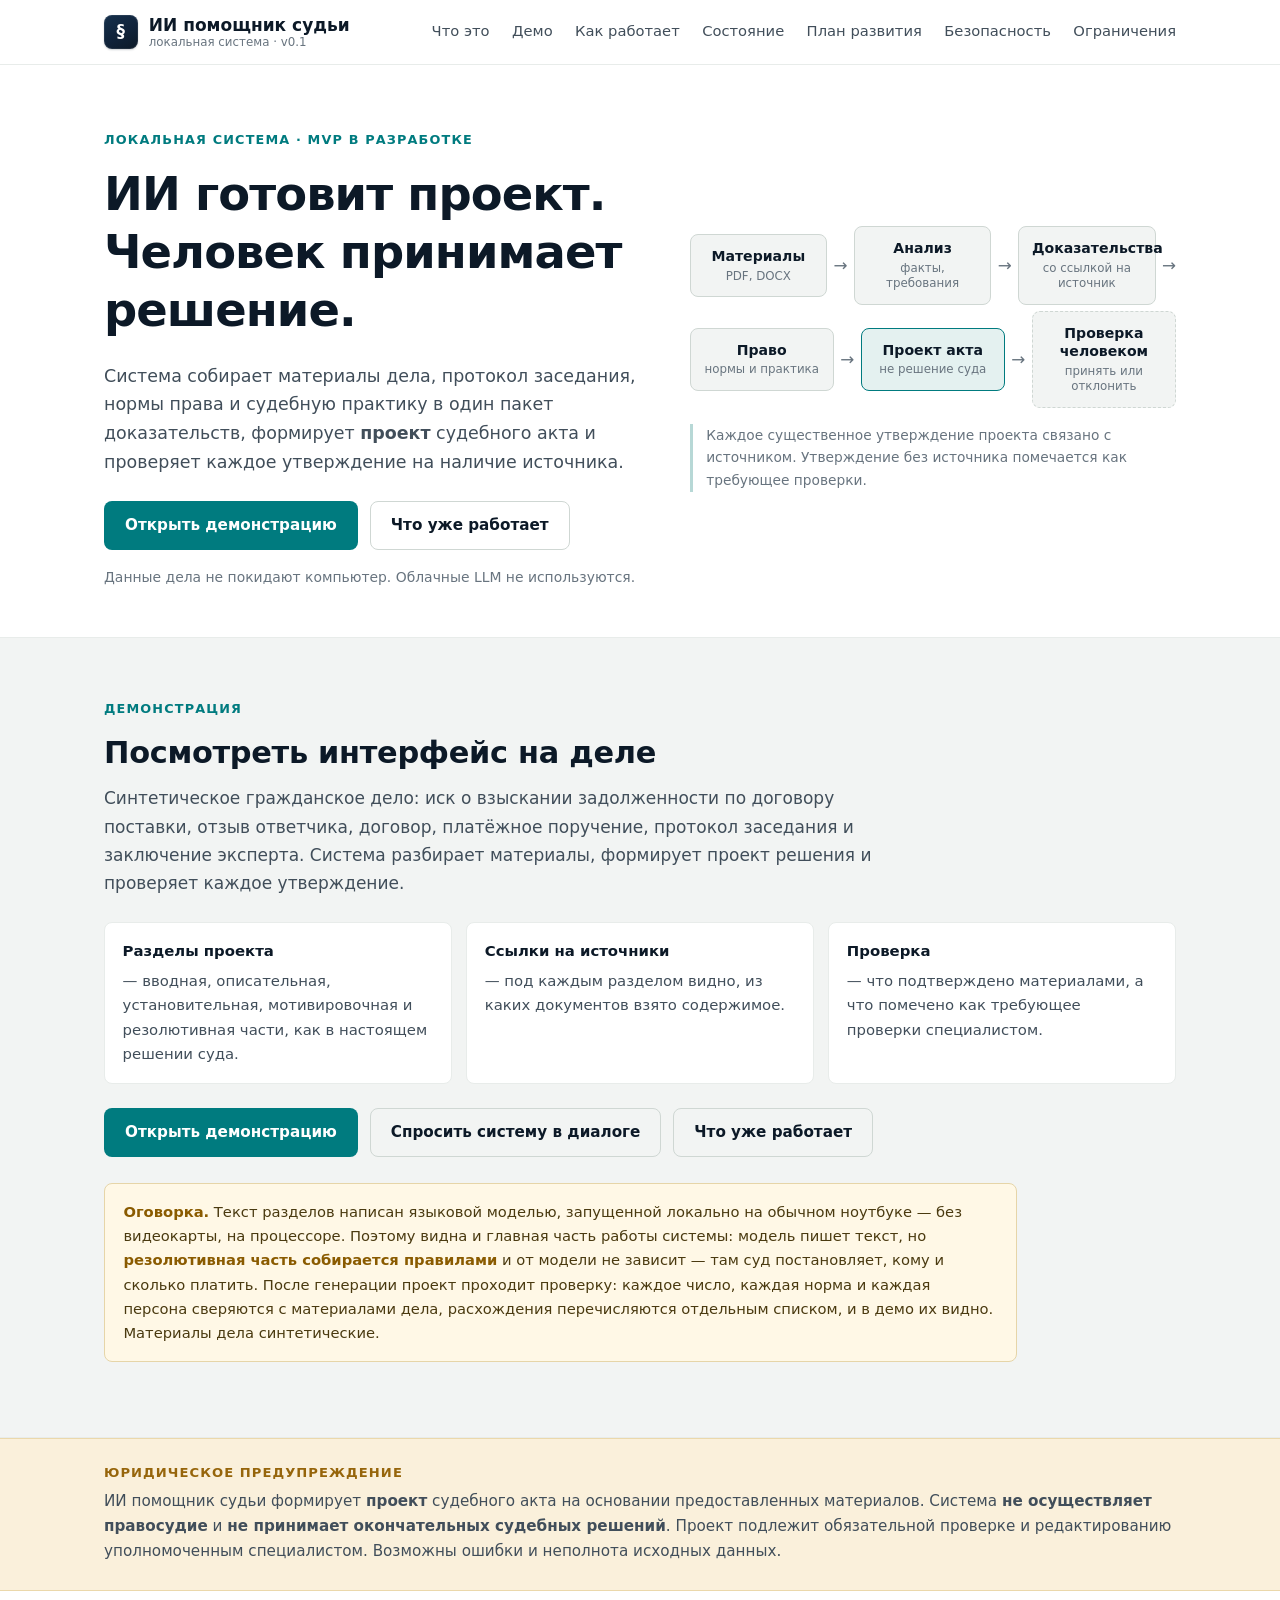
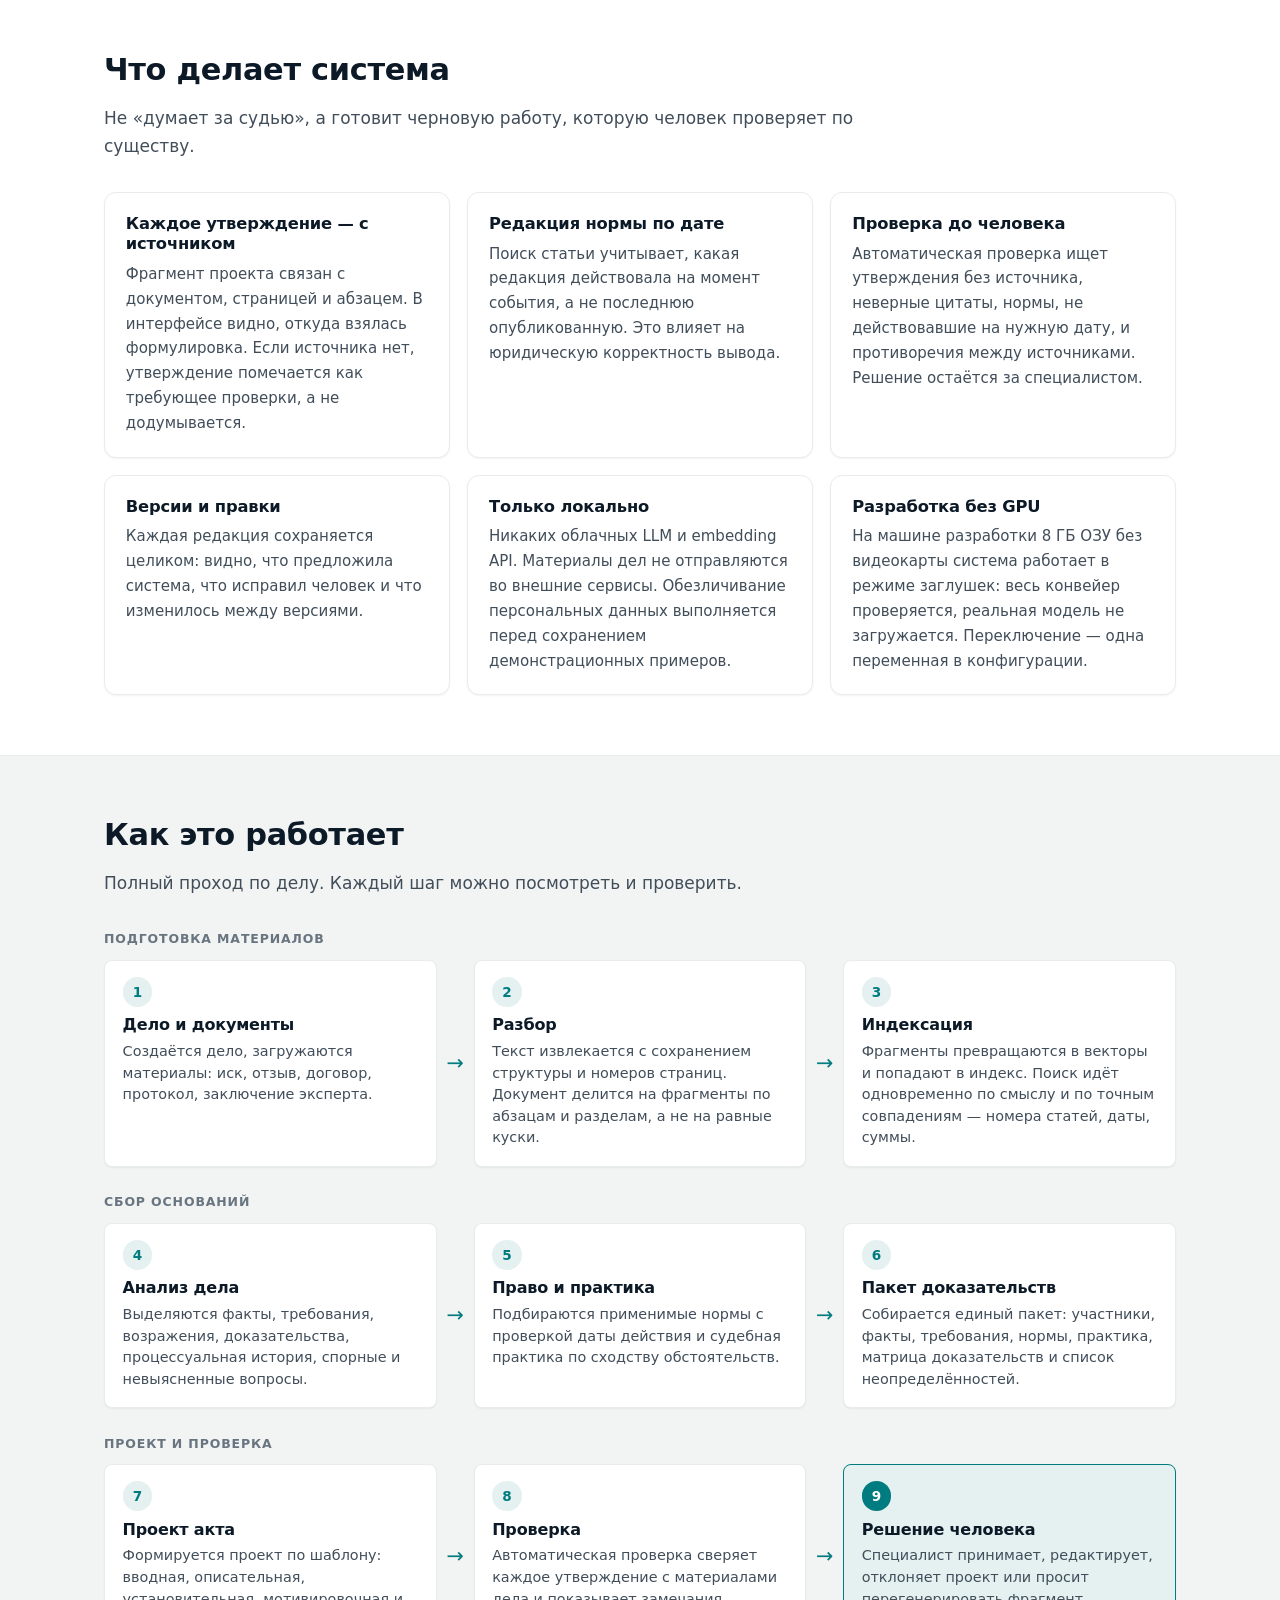
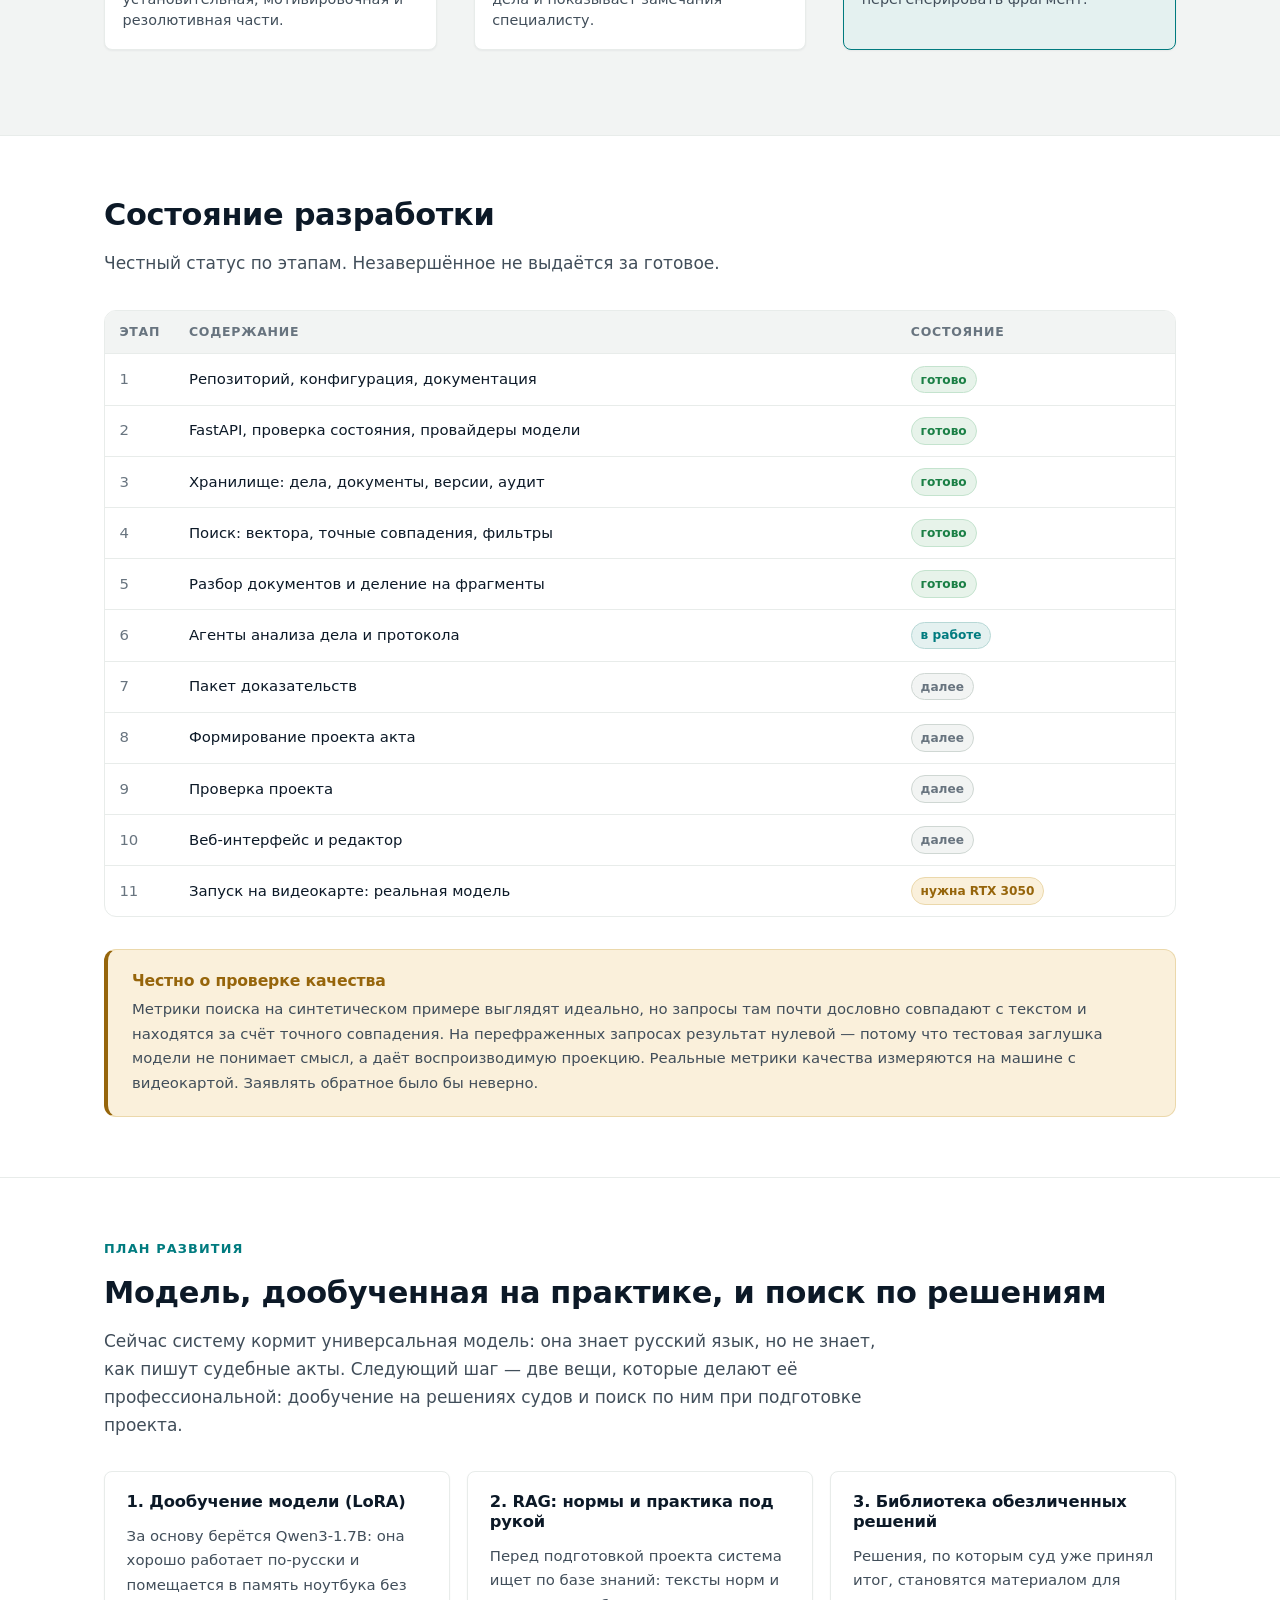
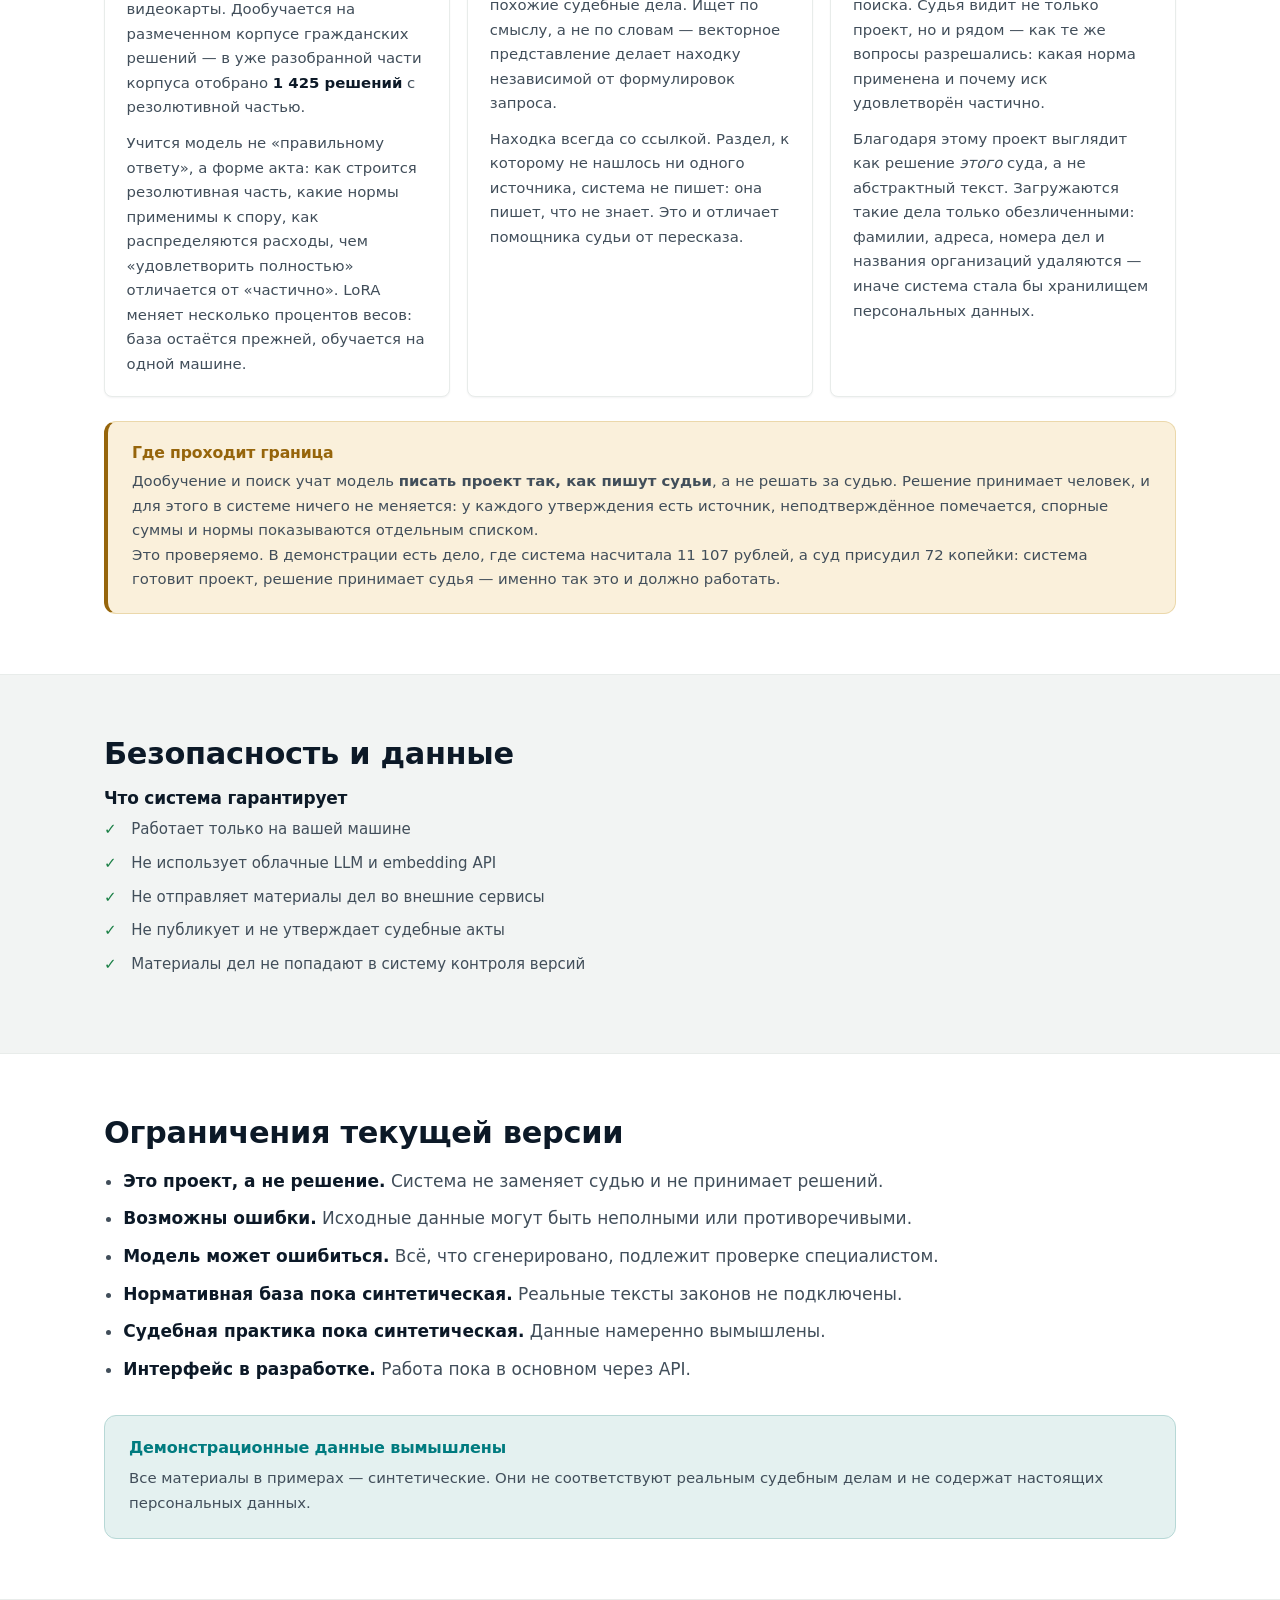
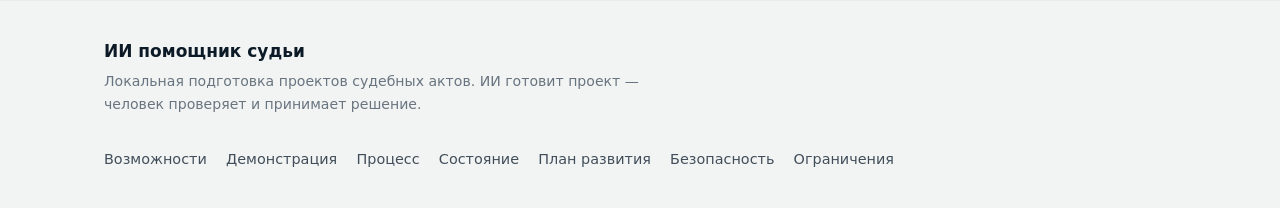
<file: site/index.html>
<!DOCTYPE html>
<html lang="ru">
<head>
<meta charset="utf-8">
<meta name="viewport" content="width=device-width, initial-scale=1">
<title>ИИ помощник судьи</title>
<meta name="description" content="Локальная подготовка проектов судебных актов по материалам дела. ИИ готовит проект — человек проверяет и принимает решение.">
<meta property="og:title" content="ИИ помощник судьи">
<meta property="og:description" content="Подготовка проектов судебных актов с обязательной проверкой человеком. Данные не покидают машину.">
<meta property="og:type" content="website">
<link rel="stylesheet" href="assets/styles.css">
<link rel="icon" href="data:image/svg+xml,<svg xmlns='http://www.w3.org/2000/svg' viewBox='0 0 100 100'><text y='.9em' font-size='90'>&#9878;</text></svg>">
</head>
<body>

<a class="skip-link" href="#main">К основному содержанию</a>

<header class="topbar">
  <div class="wrap topbar-inner">
    <a class="brand" href="#top">
      <span class="brand-mark" aria-hidden="true">§</span>
      <span class="brand-text">
        <strong>ИИ помощник судьи</strong>
        <small>локальная система · v0.1</small>
      </span>
    </a>
    <nav aria-label="Основная навигация">
      <a href="#what">Что это</a>
<a href="#demo">Демо</a>
      <a href="#how">Как работает</a>
      <a href="#status">Состояние</a>
      <a href="#next">План развития</a>
      <a href="#security">Безопасность</a>
      <a href="#limits">Ограничения</a>
    </nav>
  </div>
</header>

<main id="main">

<!-- ── Hero ─────────────────────────────────────────────────────────── -->
<section class="hero" id="top">
  <div class="wrap hero-inner">
    <div class="hero-text">
      <p class="eyebrow">Локальная система · MVP в разработке</p>
      <h1>ИИ готовит проект.<br>Человек принимает решение.</h1>
      <p class="lede">
        Система собирает материалы дела, протокол заседания, нормы права и
        судебную практику в один пакет доказательств, формирует
        <strong>проект</strong> судебного акта и проверяет каждое утверждение
        на наличие источника.
      </p>
      <div class="hero-actions">
        <a class="btn btn-primary" href="demo/">Открыть демонстрацию</a>
        <a class="btn btn-ghost" href="#status">Что уже работает</a>
      </div>
      <p class="hero-note">
        Данные дела не покидают компьютер. Облачные LLM не используются.
      </p>
    </div>

    <figure class="hero-figure" aria-label="Схема работы системы">
      <div class="pipeline" role="img" aria-label="Материалы дела → анализ → доказательства → нормы → практика → проект акта → проверка → человек">
        <div class="pipe-step">Материалы<br><small>PDF, DOCX</small></div>
        <div class="pipe-arrow" aria-hidden="true">→</div>
        <div class="pipe-step">Анализ<br><small>факты, требования</small></div>
        <div class="pipe-arrow" aria-hidden="true">→</div>
        <div class="pipe-step">Доказательства<br><small>со ссылкой на источник</small></div>
        <div class="pipe-arrow" aria-hidden="true">→</div>
        <div class="pipe-step">Право<br><small>нормы и практика</small></div>
        <div class="pipe-arrow" aria-hidden="true">→</div>
        <div class="pipe-step pipe-step-accent">Проект акта<br><small>не решение суда</small></div>
        <div class="pipe-arrow" aria-hidden="true">→</div>
        <div class="pipe-step pipe-step-human">Проверка человеком<br><small>принять или отклонить</small></div>
      </div>
      <figcaption>
        Каждое существенное утверждение проекта связано с источником.
        Утверждение без источника помечается как требующее проверки.
      </figcaption>
    </figure>
  </div>
</section>

<!-- ── Демонстрация ───────────────────────────────────────────────────── -->
<!--
  Демо показывается прямо на сайте, а не «по запросу»: заказчик не
  ставит систему себе и не запускает её на своей машине. Страница
  отдаёт реальный выход демо-стенда на синтетическом деле — с
  проверкой, пометками и ссылками на источники.

  Честная оговорка обязательна: в демо модель не подключена, часть
  разделов — служебные заглушки. Без этой оговорки демо выглядело бы
  как готовый продукт, а потом на встрече выяснилось бы, что половина
  текста пустая. С оговоркой это сильнее: видно, что система сама
  говорит, когда не знает.
-->
<section class="section demo-block" id="demo">
  <div class="wrap">
    <p class="eyebrow">Демонстрация</p>
    <h2>Посмотреть интерфейс на деле</h2>
    <p class="demo-lede">
      Синтетическое гражданское дело: иск о взыскании задолженности по
      договору поставки, отзыв ответчика, договор, платёжное поручение,
      протокол заседания и заключение эксперта. Система разбирает
      материалы, формирует проект решения и проверяет каждое
      утверждение.
    </p>

    <ul class="demo-points">
      <li>
        <strong>Разделы проекта</strong> — вводная, описательная,
        установительная, мотивировочная и резолютивная части, как в
        настоящем решении суда.
      </li>
      <li>
        <strong>Ссылки на источники</strong> — под каждым разделом видно,
        из каких документов взято содержимое.
      </li>
      <li>
        <strong>Проверка</strong> — что подтверждено материалами, а что
        помечено как требующее проверки специалистом.
      </li>
    </ul>

    <div class="hero-actions">
      <a class="btn btn-primary" href="demo/">Открыть демонстрацию</a>
      <a class="btn btn-ghost" href="demo/chat.html">Спросить систему в диалоге</a>
      <a class="btn btn-ghost" href="#status">Что уже работает</a>
    </div>

    <p class="demo-caveat">
      <strong>Оговорка.</strong> Текст разделов написан языковой моделью,
      запущенной локально на обычном ноутбуке — без видеокарты, на
      процессоре. Поэтому видна и главная часть работы системы: модель
      пишет текст, но <strong>резолютивная часть собирается
      правилами</strong> и от модели не зависит — там суд постановляет,
      кому и сколько платить. После генерации проект проходит проверку:
      каждое число, каждая норма и каждая персона сверяются с
      материалами дела, расхождения перечисляются отдельным списком, и в
      демо их видно. Материалы дела синтетические.
    </p>
  </div>
</section>

<!-- ── Дисклеймер ───────────────────────────────────────────────────── -->
<aside class="disclaimer" role="note">
  <div class="wrap">
    <h2>Юридическое предупреждение</h2>
    <p>
      ИИ помощник судьи формирует <strong>проект</strong> судебного акта на основании
      предоставленных материалов. Система <strong>не осуществляет правосудие</strong> и
      <strong>не принимает окончательных судебных решений</strong>. Проект подлежит
      обязательной проверке и редактированию уполномоченным специалистом.
      Возможны ошибки и неполнота исходных данных.
    </p>
  </div>
</aside>

<!-- ── Что это ──────────────────────────────────────────────────────── -->
<section class="section" id="what">
  <div class="wrap">
    <h2>Что делает система</h2>
    <p class="section-lede">
      Не «думает за судью», а готовит черновую работу, которую человек
      проверяет по существу.
    </p>

    <div class="cards">
      <article class="card">
        <h3>Каждое утверждение — с источником</h3>
        <p>
          Фрагмент проекта связан с документом, страницей и абзацем. В интерфейсе
          видно, откуда взялась формулировка. Если источника нет, утверждение
          помечается как требующее проверки, а не додумывается.
        </p>
      </article>

      <article class="card">
        <h3>Редакция нормы по дате</h3>
        <p>
          Поиск статьи учитывает, какая редакция действовала на момент
          события, а не последнюю опубликованную. Это влияет на
          юридическую корректность вывода.
        </p>
      </article>

      <article class="card">
        <h3>Проверка до человека</h3>
        <p>
          Автоматическая проверка ищет утверждения без источника, неверные
          цитаты, нормы, не действовавшие на нужную дату, и противоречия
          между источниками. Решение остаётся за специалистом.
        </p>
      </article>

      <article class="card">
        <h3>Версии и правки</h3>
        <p>
          Каждая редакция сохраняется целиком: видно, что предложила
          система, что исправил человек и что изменилось между версиями.
        </p>
      </article>

      <article class="card">
        <h3>Только локально</h3>
        <p>
          Никаких облачных LLM и embedding API. Материалы дел не отправляются
          во внешние сервисы. Обезличивание персональных данных выполняется
          перед сохранением демонстрационных примеров.
        </p>
      </article>

      <article class="card">
        <h3>Разработка без GPU</h3>
        <p>
          На машине разработки 8 ГБ ОЗУ без видеокарты система работает в
          режиме заглушек: весь конвейер проверяется, реальная модель не
          загружается. Переключение — одна переменная в конфигурации.
        </p>
      </article>
    </div>
  </div>
</section>

<!-- ── Как работает ─────────────────────────────────────────────────── -->
<section class="section section-alt" id="how">
  <div class="wrap">
    <h2>Как это работает</h2>
    <p class="section-lede">
      Полный проход по делу. Каждый шаг можно посмотреть и проверить.
    </p>

    <div class="flow">

      <p class="flow-phase">Подготовка материалов</p>
      <ol class="flow-row">
        <li class="flow-step">
          <span class="flow-num">1</span>
          <h3>Дело и документы</h3>
          <p>Создаётся дело, загружаются материалы: иск, отзыв, договор, протокол, заключение эксперта.</p>
        </li>
        <li class="flow-arrow" aria-hidden="true">→</li>
        <li class="flow-step">
          <span class="flow-num">2</span>
          <h3>Разбор</h3>
          <p>Текст извлекается с сохранением структуры и номеров страниц. Документ делится на фрагменты по абзацам и разделам, а не на равные куски.</p>
        </li>
        <li class="flow-arrow" aria-hidden="true">→</li>
        <li class="flow-step">
          <span class="flow-num">3</span>
          <h3>Индексация</h3>
          <p>Фрагменты превращаются в векторы и попадают в индекс. Поиск идёт одновременно по смыслу и по точным совпадениям — номера статей, даты, суммы.</p>
        </li>
      </ol>

      <p class="flow-phase">Сбор оснований</p>
      <ol class="flow-row">
        <li class="flow-step">
          <span class="flow-num">4</span>
          <h3>Анализ дела</h3>
          <p>Выделяются факты, требования, возражения, доказательства, процессуальная история, спорные и невыясненные вопросы.</p>
        </li>
        <li class="flow-arrow" aria-hidden="true">→</li>
        <li class="flow-step">
          <span class="flow-num">5</span>
          <h3>Право и практика</h3>
          <p>Подбираются применимые нормы с проверкой даты действия и судебная практика по сходству обстоятельств.</p>
        </li>
        <li class="flow-arrow" aria-hidden="true">→</li>
        <li class="flow-step">
          <span class="flow-num">6</span>
          <h3>Пакет доказательств</h3>
          <p>Собирается единый пакет: участники, факты, требования, нормы, практика, матрица доказательств и список неопределённостей.</p>
        </li>
      </ol>

      <p class="flow-phase">Проект и проверка</p>
      <ol class="flow-row">
        <li class="flow-step">
          <span class="flow-num">7</span>
          <h3>Проект акта</h3>
          <p>Формируется проект по шаблону: вводная, описательная, установительная, мотивировочная и резолютивная части.</p>
        </li>
        <li class="flow-arrow" aria-hidden="true">→</li>
        <li class="flow-step">
          <span class="flow-num">8</span>
          <h3>Проверка</h3>
          <p>Автоматическая проверка сверяет каждое утверждение с материалами дела и показывает замечания специалисту.</p>
        </li>
        <li class="flow-arrow" aria-hidden="true">→</li>
        <li class="flow-step flow-step--human">
          <span class="flow-num">9</span>
          <h3>Решение человека</h3>
          <p>Специалист принимает, редактирует, отклоняет проект или просит перегенерировать фрагмент.</p>
        </li>
      </ol>

    </div>
  </div>
</section>

<!-- ── Состояние ────────────────────────────────────────────────────── -->
<section class="section" id="status">
  <div class="wrap">
    <h2>Состояние разработки</h2>
    <p class="section-lede">
      Честный статус по этапам. Незавершённое не выдаётся за готовое.
    </p>

    <div class="status-table-wrap">
      <table class="status-table">
        <caption class="sr-only">Статус этапов разработки</caption>
        <thead>
          <tr><th scope="col">Этап</th><th scope="col">Содержание</th><th scope="col">Состояние</th></tr>
        </thead>
        <tbody>
          <tr><td>1</td><td>Репозиторий, конфигурация, документация</td><td><span class="badge badge-done">готово</span></td></tr>
          <tr><td>2</td><td>FastAPI, проверка состояния, провайдеры модели</td><td><span class="badge badge-done">готово</span></td></tr>
          <tr><td>3</td><td>Хранилище: дела, документы, версии, аудит</td><td><span class="badge badge-done">готово</span></td></tr>
          <tr><td>4</td><td>Поиск: вектора, точные совпадения, фильтры</td><td><span class="badge badge-done">готово</span></td></tr>
          <tr><td>5</td><td>Разбор документов и деление на фрагменты</td><td><span class="badge badge-done">готово</span></td></tr>
          <tr><td>6</td><td>Агенты анализа дела и протокола</td><td><span class="badge badge-next">в работе</span></td></tr>
          <tr><td>7</td><td>Пакет доказательств</td><td><span class="badge badge-todo">далее</span></td></tr>
          <tr><td>8</td><td>Формирование проекта акта</td><td><span class="badge badge-todo">далее</span></td></tr>
          <tr><td>9</td><td>Проверка проекта</td><td><span class="badge badge-todo">далее</span></td></tr>
          <tr><td>10</td><td>Веб-интерфейс и редактор</td><td><span class="badge badge-todo">далее</span></td></tr>
          <tr><td>11</td><td>Запуск на видеокарте: реальная модель</td><td><span class="badge badge-planned">нужна RTX 3050</span></td></tr>
        </tbody>
      </table>
    </div>

    <div class="callout">
      <h3>Честно о проверке качества</h3>
      <p>
        Метрики поиска на синтетическом примере выглядят идеально, но запросы
        там почти дословно совпадают с текстом и находятся за счёт точного
        совпадения. На перефраженных запросах результат нулевой — потому что
        тестовая заглушка модели не понимает смысл, а даёт воспроизводимую
        проекцию. Реальные метрики качества измеряются на машине с видеокартой.
        Заявлять обратное было бы неверно.
      </p>
    </div>
  </div>
</section>

<!-- ── План развития ────────────────────────────────────────────────── -->
<!--
  Раздел о том, что будет дальше. Написан не как обещание, а как план
  с проверяемыми частями: что именно дообучаем, на чём, что это даёт и
  где проходит граница ответственности.

  Формулировки намеренно конкретные. «ИИ будет понимать гражданские дела»
  нельзя ни проверить, ни опровергнуть; «модель дообучается на 1 425
  гражданских решениях с резолютивной частью и учится строить структуру
  акта» — можно.
-->
<section class="section" id="next">
  <div class="wrap">
    <p class="eyebrow">План развития</p>
    <h2>Модель, дообученная на практике, и поиск по решениям</h2>
    <p class="section-lede">
      Сейчас систему кормит универсальная модель: она знает русский язык,
      но не знает, как пишут судебные акты. Следующий шаг — две вещи,
      которые делают её профессиональной: дообучение на решениях судов и
      поиск по ним при подготовке проекта.
    </p>

    <div class="plan-grid">
      <article class="plan-card">
        <h3>1. Дообучение модели (LoRA)</h3>
        <p>
          За основу берётся Qwen3-1.7B: она хорошо работает по-русски и
          помещается в память ноутбука без видеокарты. Дообучается на
          размеченном корпусе гражданских решений — в уже разобранной
          части корпуса отобрано <strong>1 425 решений</strong> с
          резолютивной частью.
        </p>
        <p>
          Учится модель не «правильному ответу», а форме акта: как
          строится резолютивная часть, какие нормы применимы к спору, как
          распределяются расходы, чем «удовлетворить полностью»
          отличается от «частично». LoRA меняет несколько процентов
          весов: база остаётся прежней, обучается на одной машине.
        </p>
      </article>

      <article class="plan-card">
        <h3>2. RAG: нормы и практика под рукой</h3>
        <p>
          Перед подготовкой проекта система ищет по базе знаний: тексты
          норм и похожие судебные дела. Ищет по смыслу, а не по словам —
          векторное представление делает находку независимой от
          формулировок запроса.
        </p>
        <p>
          Находка всегда со ссылкой. Раздел, к которому не нашлось ни
          одного источника, система не пишет: она пишет, что не знает.
          Это и отличает помощника судьи от пересказа.
        </p>
      </article>

      <article class="plan-card">
        <h3>3. Библиотека обезличенных решений</h3>
        <p>
          Решения, по которым суд уже принял итог, становятся материалом
          для поиска. Судья видит не только проект, но и рядом — как те
          же вопросы разрешались: какая норма применена и почему иск
          удовлетворён частично.
        </p>
        <p>
          Благодаря этому проект выглядит как решение <em>этого</em> суда,
          а не абстрактный текст. Загружаются такие дела только
          обезличенными: фамилии, адреса, номера дел и названия
          организаций удаляются — иначе система стала бы хранилищем
          персональных данных.
        </p>
      </article>
    </div>

    <div class="callout plan-note">
      <h3>Где проходит граница</h3>
      <p>
        Дообучение и поиск учат модель <strong>писать проект так, как пишут
        судьи</strong>, а не решать за судью. Решение принимает человек,
        и для этого в системе ничего не меняется: у каждого утверждения
        есть источник, неподтверждённое помечается, спорные суммы и нормы
        показываются отдельным списком.
      </p>
      <p>
        Это проверяемо. В демонстрации есть дело, где система насчитала
        11 107 рублей, а суд присудил 72 копейки: система готовит проект,
        решение принимает судья — именно так это и должно работать.
      </p>
    </div>
  </div>
</section>

<!-- ── Безопасность ─────────────────────────────────────────────────── -->
<!--
  Раньше здесь была вторая колонка «Чего пока нет»: отсутствующие
  аутентификация, шифрование на диске, журнал аудита и обезличивание,
  плюс вывод «система не готова к работе с реальными делами и не должна
  выставляться в сеть».

  Убрано по решению владельца продукта: страница идёт как демонстрация
  заказчику, а не как опись недоделок внутренней разработки. Список
  недостающих подсистем остаётся в ТЗ и в отчёте для ректора — там он
  нужен и работает, здесь только мешал показывать продукт.

  Что при этом осталось и почему: гарантии, которые система даёт
  сейчас, сформулированы как проверяемые факты, и они по-прежнему
  верны. Проверка проекта и требование подтверждать каждое утверждение
  источником никуда не делись — это свойство продукта, а не обещание
  на будущее.
-->
<section class="section section-alt" id="security">
  <div class="wrap">
    <h2>Безопасность и данные</h2>

    <h3>Что система гарантирует</h3>
    <ul class="check-list">
      <li>Работает только на вашей машине</li>
      <li>Не использует облачные LLM и embedding API</li>
      <li>Не отправляет материалы дел во внешние сервисы</li>
      <li>Не публикует и не утверждает судебные акты</li>
      <li>Материалы дел не попадают в систему контроля версий</li>
    </ul>
  </div>
</section>

<!-- ── Ограничения ──────────────────────────────────────────────────── -->
<section class="section" id="limits">
  <div class="wrap">
    <h2>Ограничения текущей версии</h2>
    <ul class="limits-list">
      <li><strong>Это проект, а не решение.</strong> Система не заменяет судью и не принимает решений.</li>
      <li><strong>Возможны ошибки.</strong> Исходные данные могут быть неполными или противоречивыми.</li>
      <li><strong>Модель может ошибиться.</strong> Всё, что сгенерировано, подлежит проверке специалистом.</li>
      <li><strong>Нормативная база пока синтетическая.</strong> Реальные тексты законов не подключены.</li>
      <li><strong>Судебная практика пока синтетическая.</strong> Данные намеренно вымышлены.</li>
      <li><strong>Интерфейс в разработке.</strong> Работа пока в основном через API.</li>
    </ul>

    <div class="cta">
      <h3>Демонстрационные данные вымышлены</h3>
      <p>
        Все материалы в примерах — синтетические. Они не соответствуют
        реальным судебным делам и не содержат настоящих персональных данных.
      </p>
    </div>
  </div>
</section>

</main>

<footer class="footer">
  <div class="wrap footer-inner">
    <div>
      <p class="footer-title">ИИ помощник судьи</p>
      <p class="footer-note">
        Локальная подготовка проектов судебных актов. ИИ готовит проект —
        человек проверяет и принимает решение.
      </p>
    </div>
    <nav aria-label="Навигация в подвале">
      <a href="#what">Возможности</a>
      <a href="#demo">Демонстрация</a>
      <a href="#how">Процесс</a>
      <a href="#status">Состояние</a>
      <a href="#next">План развития</a>
      <a href="#security">Безопасность</a>
      <a href="#limits">Ограничения</a>
    </nav>
  </div>
</footer>

<!-- Скрипт подключается к бэкенду на следующем этапе.
     Точка привязки — app/api.js. Пока бэкенд не запущен, страница
     полностью работоспособна: разметка не зависит от данных. -->
<script src="assets/api.js" defer></script>

</body>
</html>
</file>
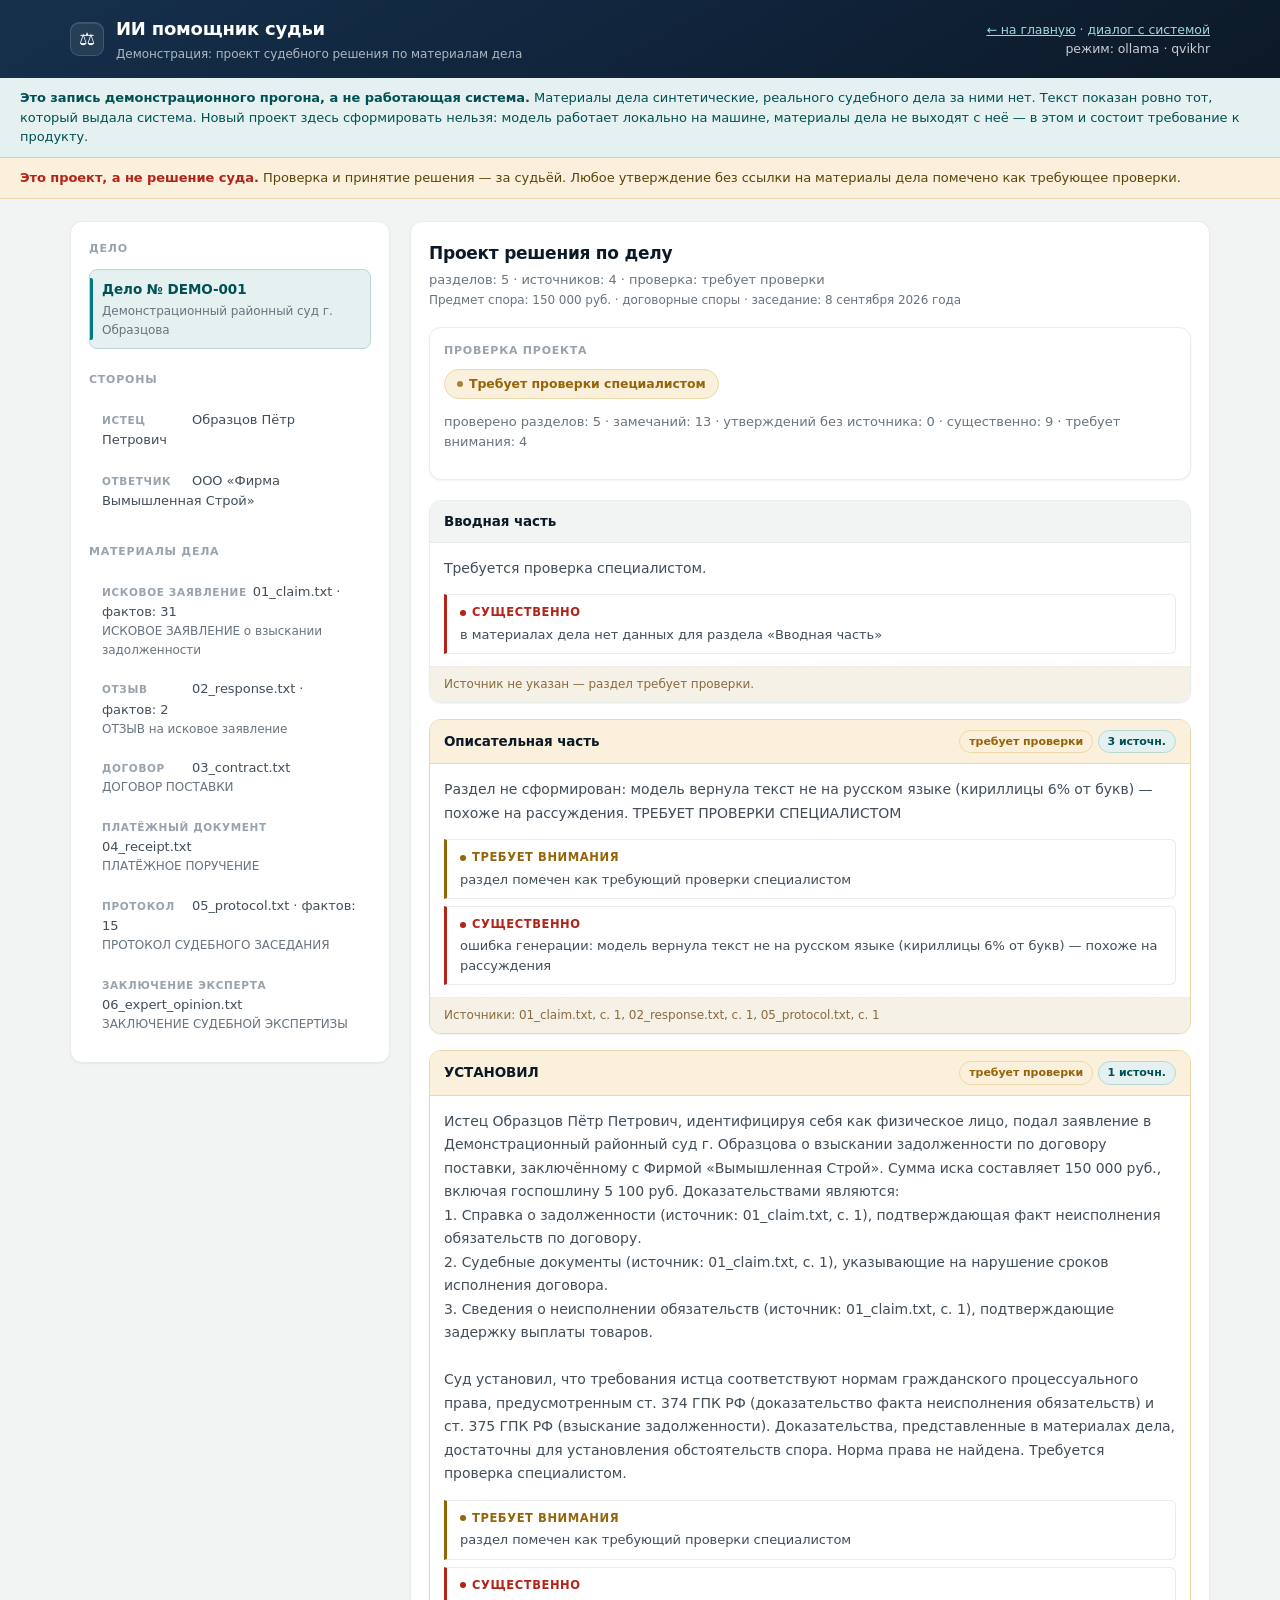
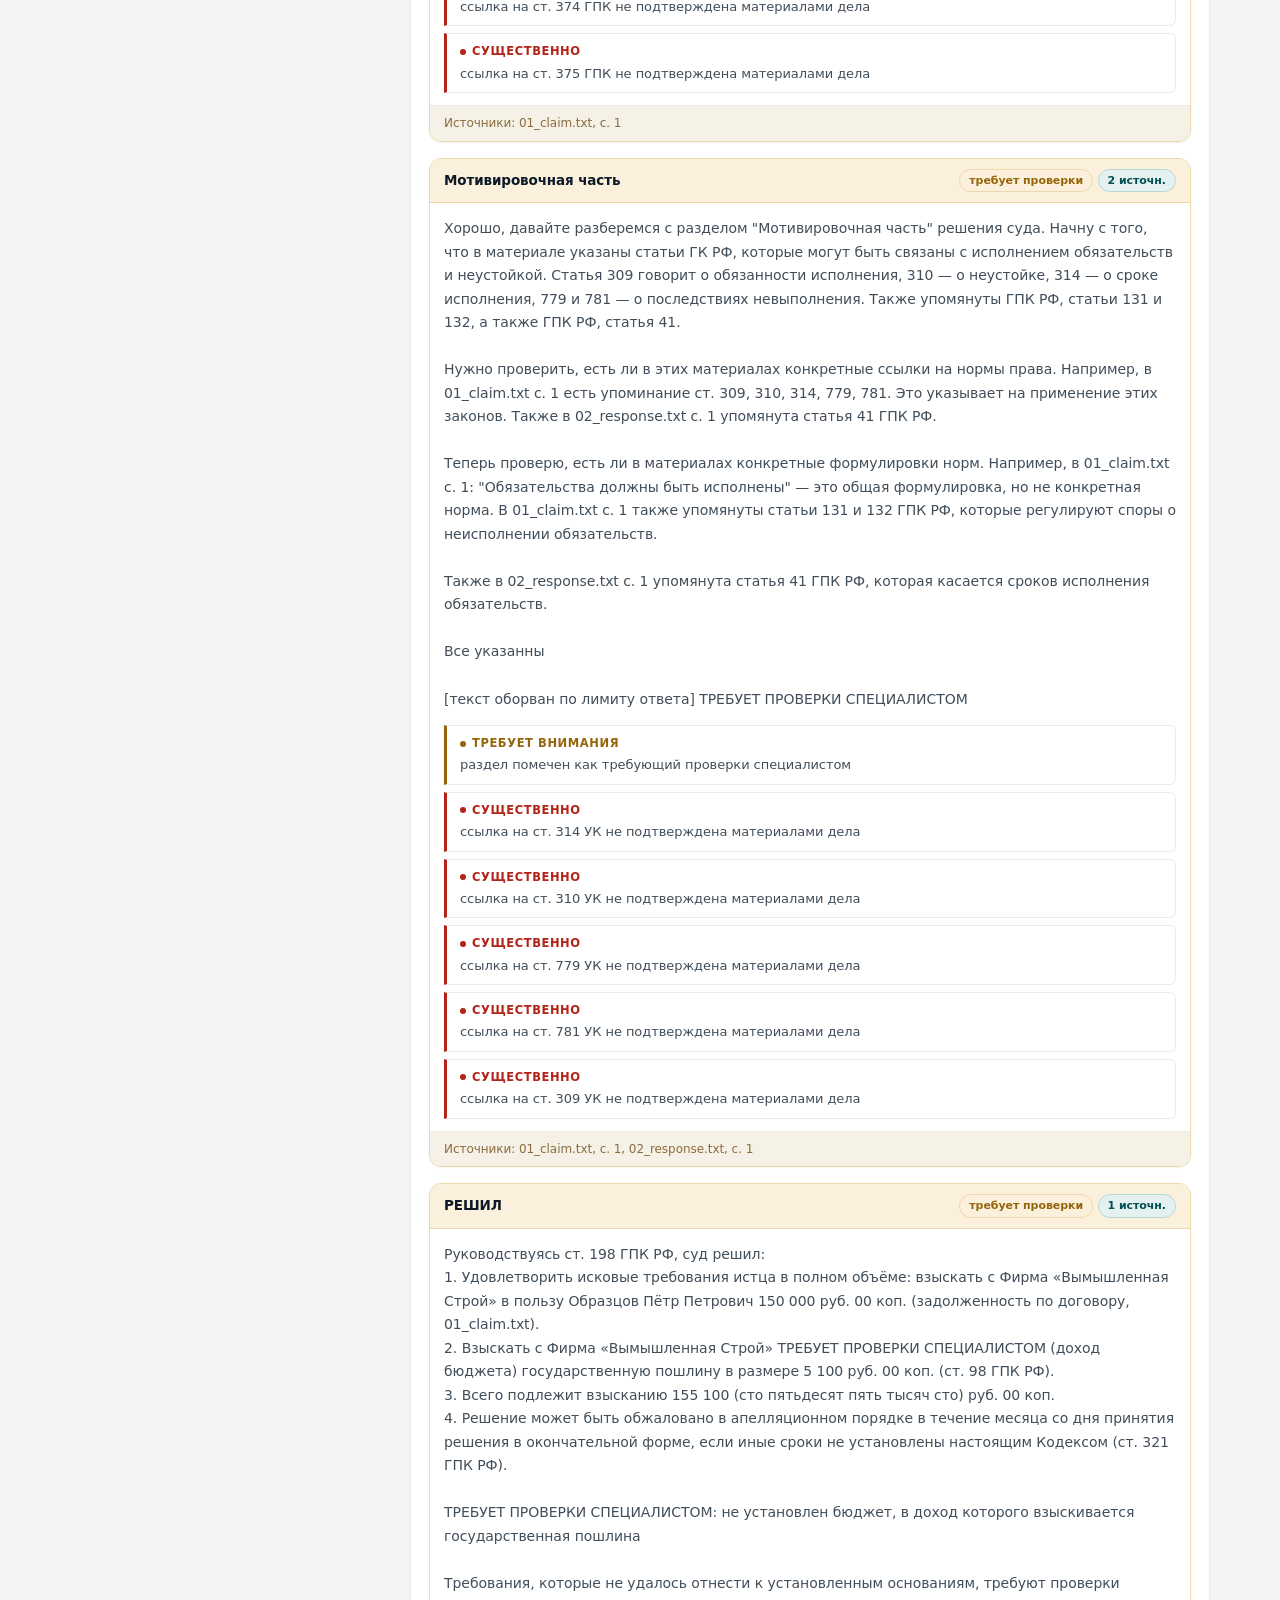
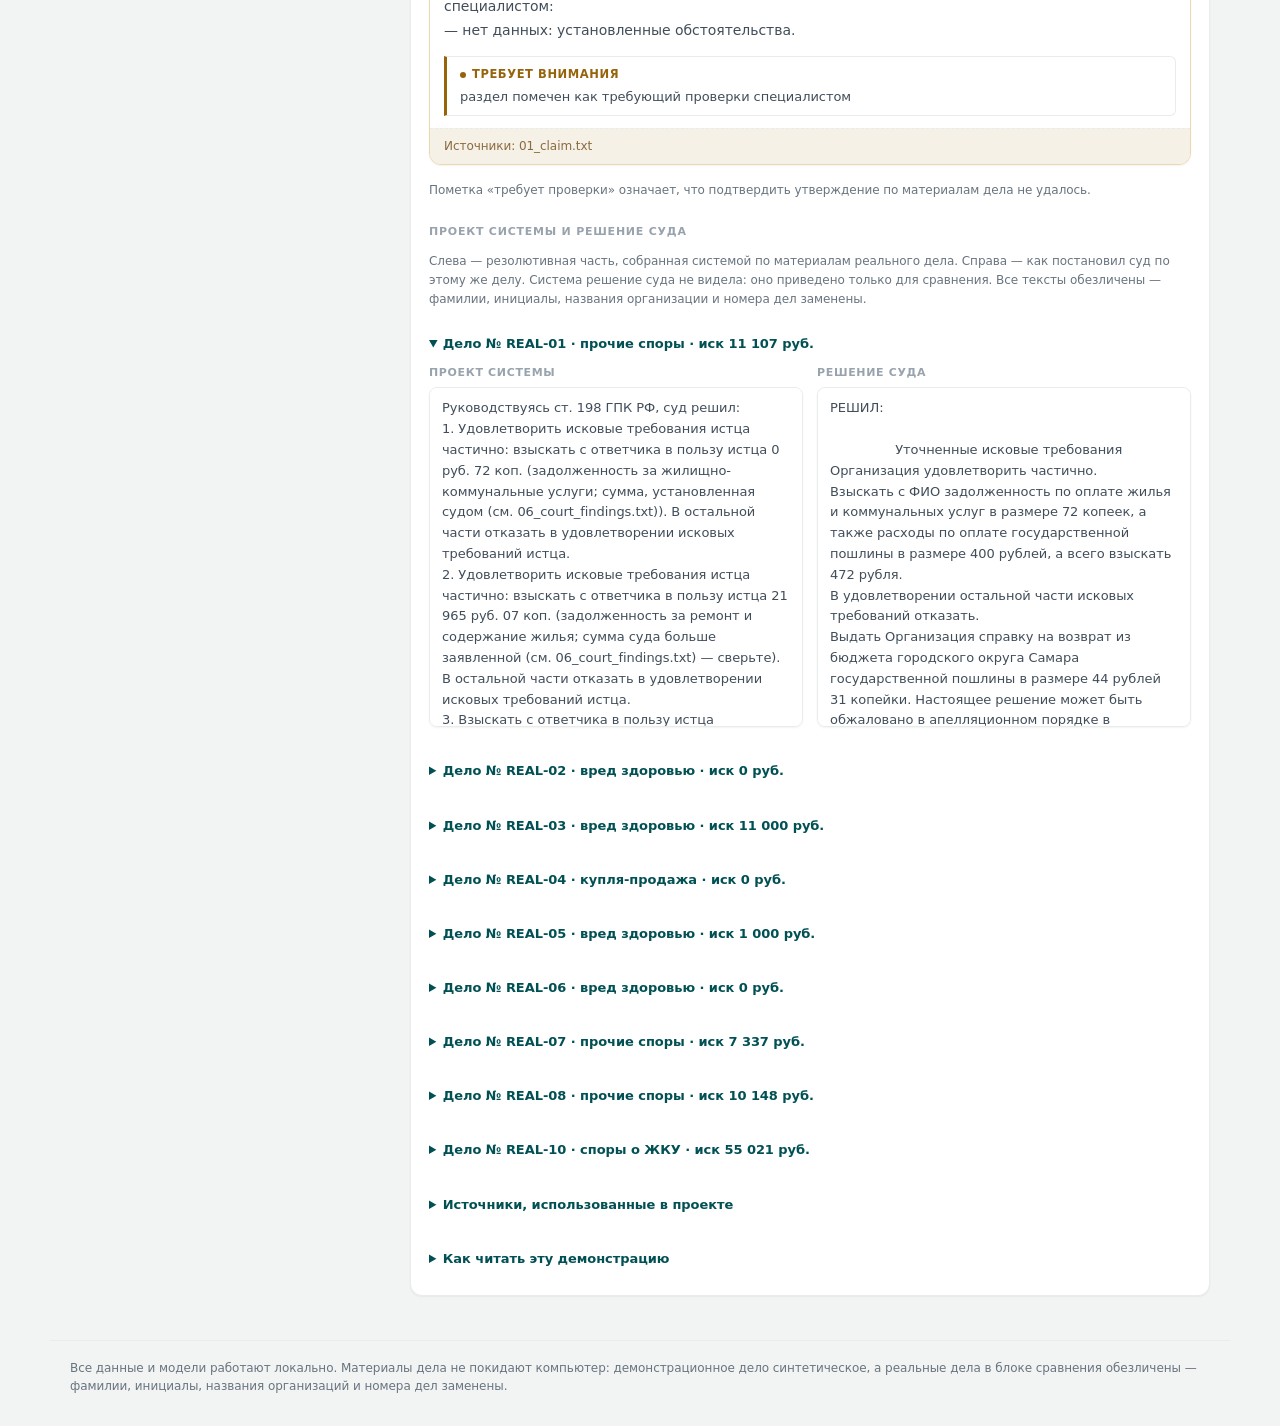
<file: site/demo/index.html>
<!DOCTYPE html>
<html lang="ru">
<head>
<meta charset="utf-8">
<meta name="viewport" content="width=device-width, initial-scale=1">
<title>Демонстрация — ИИ помощник судьи</title>
<meta name="description" content="Демонстрация интерфейса ИИ помощника судьи: проект судебного решения по материалам дела, с проверкой и ссылками на источники.">
<link rel="stylesheet" href="app.css">
<link rel="icon" href="data:image/svg+xml,<svg xmlns='http://www.w3.org/2000/svg' viewBox='0 0 100 100'><text y='.9em' font-size='90'>&#9878;</text></svg>">
</head>
<body>

<!--
  Статическое демо для сайта.

  Страница показывает РЕАЛЬНЫЙ выход системы на синтетическом деле, а не
  макет: данные берутся из demo-data.json, который собирается скриптом
  scripts/build_demo_site.py прямо из прогона демо-стенда.

  Чего страница не умеет и говорит об этом прямо: запускать новую
  генерацию. Модель работает на машине разработчика, на сайте её нет, а
  притворяться, что кнопка «Сформировать проект» что-то делает, —
  значит показать заказчику неработающую кнопку. Текст разделов ниже
  написан настоящей моделью: это запись локального прогона.

  Правило о данных: в сайт попадают только синтетические материалы.
  Скрипт-сборщик проверяет маркер синтетичности и отказывается
  собирать страницу без него.
-->

<header class="top">
  <div class="wrap">
    <div class="brand">
      <span class="mark">⚖</span>
      <div>
        <h1>ИИ помощник судьи</h1>
        <p class="sub">Демонстрация: проект судебного решения по материалам дела</p>
      </div>
    </div>
    <div class="status">
      <a href="../index.html">← на главную</a> ·
      <a href="chat.html">диалог с системой</a><br>
      <span id="mode">загрузка…</span>
    </div>
  </div>
</header>

<div class="notice demo-banner" id="demo-note">
  <strong>Это запись демонстрационного прогона, а не работающая система.</strong>
  Материалы дела синтетические, реального судебного дела за ними нет.
  Текст показан ровно тот, который выдала система. Новый проект здесь
  сформировать нельзя: модель работает локально на машине, материалы
  дела не выходят с неё — в этом и состоит требование к продукту.
</div>

<div class="notice" id="disclaimer">
  <strong>Это проект, а не решение суда.</strong>
  Проверка и принятие решения — за судьёй. Любое утверждение без ссылки
  на материалы дела помечено как требующее проверки.
</div>

<main class="wrap layout">

  <!-- ── Дело и материалы ──────────────────────────────────── -->
  <aside class="panel">
    <h2>Дело</h2>
    <ul class="case-list">
      <li class="active" id="case-item">
        <span id="case-number">—</span>
        <span class="doc-type" id="case-court">—</span>
      </li>
    </ul>

    <h2 class="mt">Стороны</h2>
    <ul class="doc-list" id="party-list">
      <li class="muted">—</li>
    </ul>

    <h2 class="mt">Материалы дела</h2>
    <ul class="doc-list" id="doc-list">
      <li class="muted">Загрузка…</li>
    </ul>
  </aside>

  <!-- ── Проект ────────────────────────────────────────────── -->
  <section class="panel main">

    <div class="head-row">
      <div>
        <h2 id="draft-title">Проект решения</h2>
        <p class="muted" id="draft-meta">—</p>
      </div>
    </div>

    <div class="verification" id="verification" hidden>
      <h3>Проверка проекта</h3>
      <div class="verdict" id="verdict"></div>
      <!-- Сам список замечаний рисуется внутри разделов, к которым
           они относятся: замечание читается рядом с абзацем. -->
    </div>

    <div class="sections" id="sections">
      <p class="muted">Разделы проекта загружаются…</p>
    </div>

    <div class="comparison" id="comparison" hidden>
      <h3>Проект системы и решение суда</h3>
      <p class="muted small" id="comparison-note"></p>
      <div id="comparison-list"></div>
    </div>

    <details class="sources" id="sources" hidden>
      <summary>Источники, использованные в проекте</summary>
      <ul id="source-list"></ul>
    </details>

    <details class="sources" id="how-to-read" hidden>
      <summary>Как читать эту демонстрацию</summary>
      <div class="read-note">
        <p>
          <strong>Список замечаний</strong> — главное в демонстрации.
          Модель написала текст, после чего проверка сверила его с
          материалами дела: неподтверждённые нормы, выдуманные суммы и
          персоны перечислены здесь — рядом с разделом, к которому
          относятся. Именно так выглядит работающая система: не
          «текст готов», а «текст готов и видно, где он не
          подтверждён».
        </p>
        <p>
          <strong>Пометка «требует проверки»</strong> — подтвердить
          утверждение по материалам дела не удалось. Проверка проекта
          помечает это сама, а не полагается на честность автора.
        </p>
        <p>
          <strong>Ссылки под разделами</strong> — документы, из которых
          взято содержимое. У резолютивной части ссылки всегда есть:
          она собирается по правилам, а не моделью, и суммы в ней
          берутся из материалов, а не выдумываются.
        </p>
      </div>
    </details>

  </section>
</main>

<footer class="wrap foot">
  Все данные и модели работают локально. Материалы дела не покидают
  компьютер: демонстрационное дело синтетическое, а реальные дела в
  блоке сравнения обезличены — фамилии, инициалы, названия организаций
  и номера дел заменены.
</footer>

<script src="demo.js"></script>
</body>
</html>
</file>
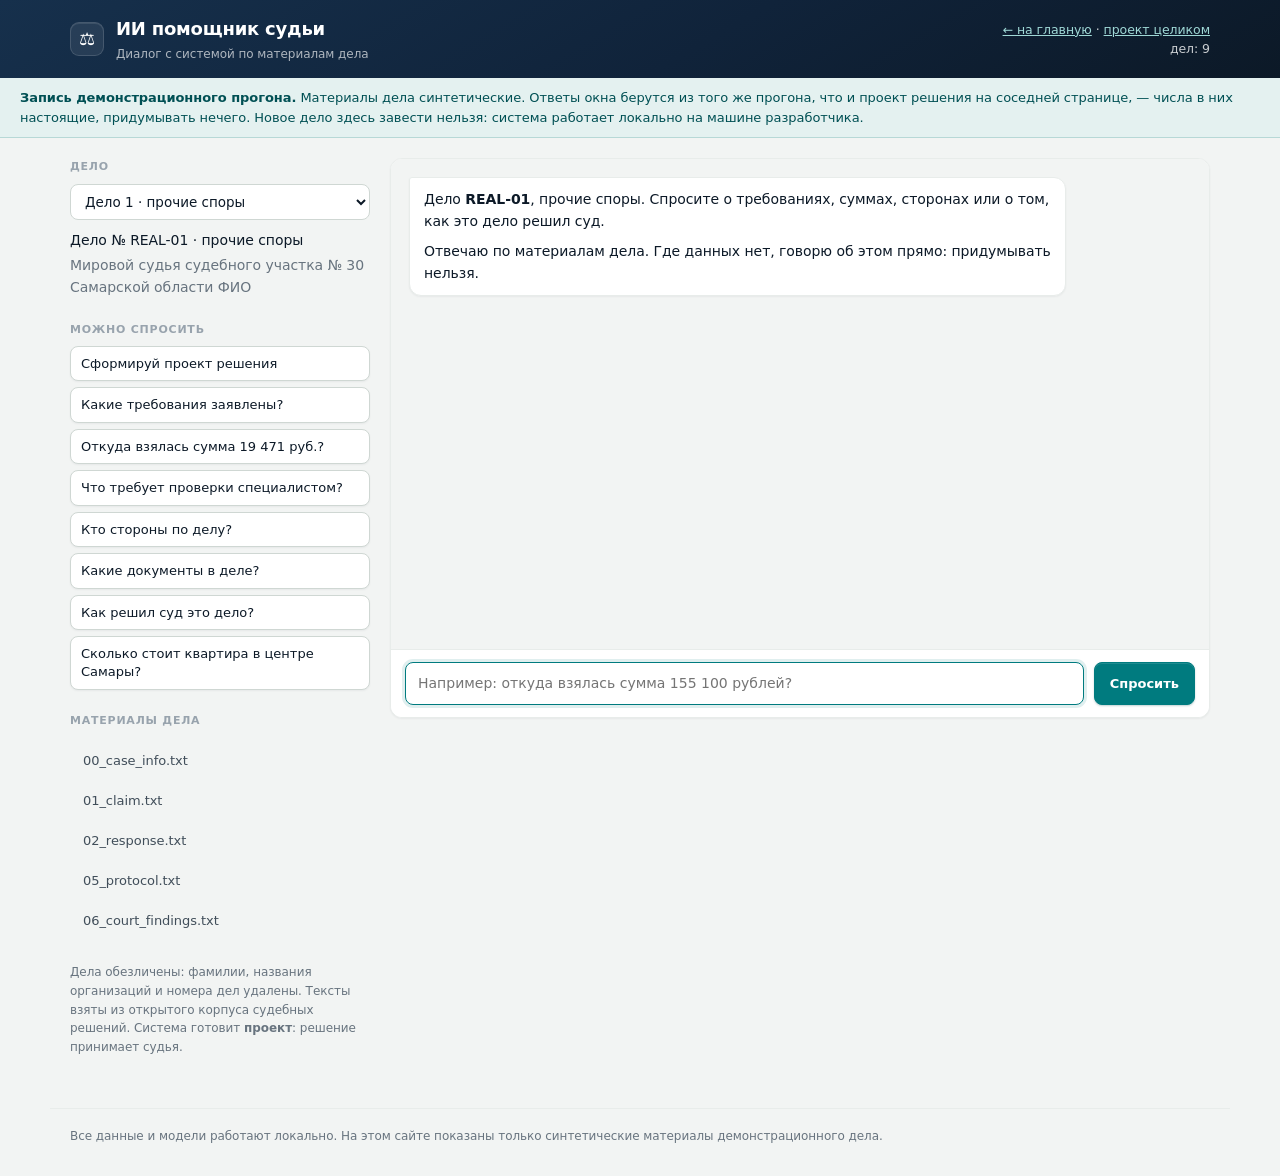
<file: site/demo/chat.html>
<!DOCTYPE html>
<html lang="ru">
<head>
<meta charset="utf-8">
<meta name="viewport" content="width=device-width, initial-scale=1">
<title>Диалог с системой — ИИ помощник судьи</title>
<meta name="description" content="Демонстрация ИИ помощника судьи в диалоге: система готовит проект судебного решения по материалам дела и отвечает, откуда взята каждая сумма.">
<link rel="stylesheet" href="app.css">
<link rel="stylesheet" href="chat.css">
<link rel="icon" href="data:image/svg+xml,<svg xmlns='http://www.w3.org/2000/svg' viewBox='0 0 100 100'><text y='.9em' font-size='90'>&#9878;</text></svg>">
</head>
<body>

<!--
  Диалоговое окно демонстрации.

  Отвечает не декоративный текст, а данные того же прогона, что лежат
  в demo-data.json: требования с суммами и источниками, итог, стороны,
  документы, замечания проверки. Ответы собираются по правилам
  демонстрации из этих чисел, поэтому диалог не может разойтись с
  проектом: оба показывают один и тот же прогон.

  На вопрос, на который в материалах ответа нет, окно отвечает, что не
  знает. Для этого продукта выдуманный ответ хуже отсутствующего.
-->

<header class="top">
  <div class="wrap">
    <div class="brand">
      <span class="mark">⚖</span>
      <div>
        <h1>ИИ помощник судьи</h1>
        <p class="sub">Диалог с системой по материалам дела</p>
      </div>
    </div>
    <div class="status">
      <a href="../index.html">← на главную</a> ·
      <a href="index.html">проект целиком</a><br>
      <span id="mode">загрузка…</span>
    </div>
  </div>
</header>

<div class="notice demo-banner" id="demo-note">
  <strong>Запись демонстрационного прогона.</strong>
  Материалы дела синтетические. Ответы окна берутся из того же прогона,
  что и проект решения на соседней странице, — числа в них настоящие,
  придумывать нечего. Новое дело здесь завести нельзя: система работает
  локально на машине разработчика.
</div>

<main class="wrap chat-page">

  <aside class="chat-side">
    <h2>Дело</h2>
    <select id="case-select" class="case-select" aria-label="Выбор дела"></select>
    <p class="chat-case" id="case-line">—</p>
    <p class="chat-case muted" id="court-line">—</p>
    <p class="chat-case muted" id="case-party">—</p>

    <h2 class="mt">Можно спросить</h2>
    <ul class="chat-suggest" id="suggest"></ul>

    <h2 class="mt">Материалы дела</h2>
    <ul class="doc-list" id="doc-list">
      <li class="muted">Загрузка…</li>
    </ul>

    <p class="muted small mt">
      Дела обезличены: фамилии, названия организаций и номера дел
      удалены. Тексты взяты из открытого корпуса судебных решений.
      Система готовит <strong>проект</strong>: решение принимает судья.
    </p>
  </aside>

  <section class="chat-window" aria-label="Диалог с системой">
    <div class="chat-log" id="log" role="log" aria-live="polite"></div>

    <form class="chat-input" id="form" autocomplete="off">
      <label class="sr-only" for="ask">Вопрос системе</label>
      <input
        type="text"
        id="ask"
        name="ask"
        placeholder="Например: откуда взялась сумма 155 100 рублей?"
        required>
      <button class="btn primary" type="submit">Спросить</button>
    </form>
  </section>

</main>

<footer class="wrap foot">
  Все данные и модели работают локально. На этом сайте показаны только
  синтетические материалы демонстрационного дела.
</footer>

<script src="chat.js"></script>
</body>
</html>
</file>
<file: site/assets/styles.css>
/* Помощник судьи — CourtDraft AI
   Оформление намеренно сдержанное: инструмент для юридической работы,
   а не маркетинговый лендинг. Никаких внешних шрифтов и CDN —
   страница должна работать локально и офлайн. */

:root {
  --ink: #0c1927;
  --ink-soft: #414e5a;
  --ink-faint: #68747f;
  --paper: #ffffff;
  --paper-alt: #f2f4f3;
  --line: #e8ecea;
  --line-strong: #cfd7d3;

  /* Дизайн-система LawLink: бирюза — бренд и действие, чернильный
     navy — фирменный знак и тёмные поверхности. */
  --accent: #007b7f;
  --accent-soft: #e4f1f0;
  --accent-line: #b7d8d6;
  --navy: #10233a;

  --warn: #96650b;
  --warn-soft: #faf0db;
  --warn-line: #ebd8ab;

  --ok: #1a7f45;
  --ok-soft: #e7f3ea;
  --ok-line: #c4e3ce;

  --radius: 12px;
  --radius-sm: 8px;
  --wrap: 1120px;
  --sh-card: 0 1px 2px rgb(12 25 39 / .05);

  --font: -apple-system, BlinkMacSystemFont, "Inter", "Segoe UI", Roboto,
          "Helvetica Neue", system-ui, sans-serif;
  --mono: "Cascadia Code", "SF Mono", Consolas, "Liberation Mono", monospace;
}

@media (prefers-color-scheme: dark) {
  :root {
    --ink: #e8eaed;
    --ink-soft: #b0b6bf;
    --ink-faint: #868d97;
    --paper: #14161a;
    --paper-alt: #1b1e23;
    --line: #2a2e35;
    --line-strong: #3a3f48;

    --accent: #6fc8c9;
    --accent-soft: #10292a;
    --accent-line: #1d4644;
    --navy: #0c1927;

    --warn: #e0b060;
    --warn-soft: #2a2113;
    --warn-line: #4d3d1f;

    --ok: #6fca9c;
    --ok-soft: #14261d;
    --ok-line: #274836;
  }
}

*, *::before, *::after { box-sizing: border-box; }

html { scroll-behavior: smooth; scroll-padding-top: 5rem; }

body {
  margin: 0;
  font-family: var(--font);
  font-size: 17px;
  line-height: 1.65;
  color: var(--ink);
  background: var(--paper);
  -webkit-font-smoothing: antialiased;
}

h1, h2, h3 { line-height: 1.25; margin: 0 0 .5em; font-weight: 650; letter-spacing: -.01em; }
h1 { font-size: clamp(1.9rem, 4.2vw, 2.9rem); letter-spacing: -.02em; }
h2 { font-size: clamp(1.4rem, 2.6vw, 1.9rem); }
h3 { font-size: 1.06rem; }
p { margin: 0 0 1em; }
a { color: var(--accent); }

.wrap { max-width: var(--wrap); margin: 0 auto; padding: 0 1.5rem; }

.sr-only {
  position: absolute; width: 1px; height: 1px; padding: 0;
  margin: -1px; overflow: hidden; clip: rect(0 0 0 0); white-space: nowrap;
}

.skip-link {
  position: absolute; left: -9999px; top: 0; z-index: 100;
  background: var(--accent); color: #fff; padding: .75rem 1.25rem;
  border-radius: 0 0 var(--radius-sm) 0;
}
.skip-link:focus { left: 0; }

/* ── Topbar ─────────────────────────────────────────────────────────── */

.topbar {
  position: sticky; top: 0; z-index: 50;
  background: color-mix(in srgb, var(--paper) 88%, transparent);
  backdrop-filter: saturate(160%) blur(10px);
  border-bottom: 1px solid var(--line);
}

.topbar-inner {
  display: flex; align-items: center; justify-content: space-between;
  gap: 1.5rem; min-height: 4rem;
}

.brand { display: flex; align-items: center; gap: .7rem; text-decoration: none; color: inherit; }
.brand-mark {
  display: grid; place-items: center;
  width: 2.1rem; height: 2.1rem; border-radius: var(--radius-sm);
  background: linear-gradient(150deg, #16304c 0%, var(--navy) 55%, #0c1927 100%);
  color: #fff; font-weight: 700; font-size: 1.05rem;
  box-shadow: inset 0 0 0 1px rgb(255 255 255 / .08), 0 1px 2px rgb(12 25 39 / .2);
}
.brand-text { display: flex; flex-direction: column; line-height: 1.2; }
.brand-text small { color: var(--ink-faint); font-size: .74rem; }

.topbar nav { display: flex; gap: 1.4rem; flex-wrap: wrap; }
.topbar nav a {
  color: var(--ink-soft); text-decoration: none; font-size: .92rem;
  padding: .35rem 0; border-bottom: 2px solid transparent;
}
.topbar nav a:hover { color: var(--accent); border-bottom-color: var(--accent-line); }

@media (max-width: 780px) {
  .topbar nav { display: none; }
}

/* ── Hero ───────────────────────────────────────────────────────────── */

.hero { padding: 4rem 0 3rem; border-bottom: 1px solid var(--line); }
.hero-inner { display: grid; grid-template-columns: 1.05fr .95fr; gap: 3rem; align-items: center; }

.eyebrow {
  font-size: .8rem; text-transform: uppercase; letter-spacing: .09em;
  color: var(--accent); font-weight: 650; margin-bottom: .9rem;
}

.lede { font-size: 1.09rem; color: var(--ink-soft); max-width: 34em; }

.hero-actions { display: flex; gap: .75rem; flex-wrap: wrap; margin: 1.5rem 0 1rem; }

.btn {
  display: inline-block; padding: .7rem 1.25rem; border-radius: var(--radius-sm);
  font-weight: 600; font-size: .95rem; text-decoration: none;
  border: 1px solid transparent; cursor: pointer;
}
.btn-primary { background: var(--accent); color: #fff; }
.btn-primary:hover { filter: brightness(1.08); }
.btn-ghost { border-color: var(--line-strong); color: var(--ink); }
.btn-ghost:hover { border-color: var(--accent); color: var(--accent); }

.hero-note { font-size: .87rem; color: var(--ink-faint); margin: 0; }

@media (max-width: 900px) {
  .hero-inner { grid-template-columns: 1fr; gap: 2.25rem; }
}

/* ── Схема конвейера ────────────────────────────────────────────────── */

.hero-figure { margin: 0; }
.pipeline { display: flex; flex-wrap: wrap; align-items: center; gap: .4rem; }

.pipe-step {
  flex: 1 1 7.2rem; min-width: 7.2rem;
  padding: .75rem .8rem; border: 1px solid var(--line-strong);
  border-radius: var(--radius-sm); background: var(--paper-alt);
  font-size: .88rem; font-weight: 600; text-align: center; line-height: 1.3;
}
.pipe-step small { display: block; font-weight: 400; color: var(--ink-faint); font-size: .74rem; margin-top: .2rem; }

.pipe-step-accent { border-color: var(--accent); background: var(--accent-soft); }
.pipe-step-human { border-style: dashed; }

.pipe-arrow { color: var(--ink-faint); font-size: 1.05rem; user-select: none; }

.hero-figure figcaption {
  margin-top: 1rem; font-size: .86rem; color: var(--ink-faint);
  border-left: 3px solid var(--accent-line); padding-left: .85rem;
}

/* ── Дисклеймер ─────────────────────────────────────────────────────── */

.disclaimer {
  background: var(--warn-soft);
  border-bottom: 1px solid var(--warn-line);
  border-top: 1px solid var(--warn-line);
  padding: 1.6rem 0;
}
.disclaimer h2 {
  font-size: .82rem; text-transform: uppercase; letter-spacing: .08em;
  color: var(--warn); margin-bottom: .5rem;
}
.disclaimer p { margin: 0; font-size: .95rem; color: var(--ink-soft); }

/* ── Секции ─────────────────────────────────────────────────────────── */

.section { padding: 3.75rem 0; border-bottom: 1px solid var(--line); }
.section-alt { background: var(--paper-alt); }
.section-lede { color: var(--ink-soft); max-width: 46em; margin-bottom: 2rem; }

/* ── Карточки ───────────────────────────────────────────────────────── */

.cards { display: grid; grid-template-columns: repeat(auto-fit, minmax(17rem, 1fr)); gap: 1.1rem; }

.card {
  border: 1px solid var(--line); border-radius: var(--radius);
  padding: 1.3rem; background: var(--paper);
  box-shadow: var(--sh-card);
}
.card h3 { font-size: 1.02rem; margin-bottom: .45rem; }
.card p { margin: 0; font-size: .94rem; color: var(--ink-soft); }

/* ── Шаги ───────────────────────────────────────────────────────────── */

.steps { counter-reset: step; list-style: none; padding: 0; margin: 0; display: grid; gap: .9rem; }

.steps li {
  counter-increment: step;
  display: grid; grid-template-columns: 2.4rem 1fr; gap: 1rem; align-items: start;
  padding: 1rem 1.15rem; border: 1px solid var(--line);
  border-radius: var(--radius); background: var(--paper);
}
.steps li::before {
  content: counter(step);
  display: grid; place-items: center;
  width: 2.4rem; height: 2.4rem; border-radius: 50%;
  background: var(--accent-soft); color: var(--accent);
  font-weight: 700; font-size: .95rem;
}
.steps h3 { font-size: 1rem; margin-bottom: .2rem; }
.steps p { margin: 0; font-size: .93rem; color: var(--ink-soft); }

/* ── Таблица статуса ────────────────────────────────────────────────── */

.status-table-wrap { overflow-x: auto; border: 1px solid var(--line); border-radius: var(--radius); }
.status-table { width: 100%; border-collapse: collapse; font-size: .93rem; min-width: 34rem; }
.status-table th, .status-table td { padding: .7rem .9rem; text-align: left; border-bottom: 1px solid var(--line); }
.status-table thead th { background: var(--paper-alt); font-size: .78rem; text-transform: uppercase; letter-spacing: .06em; color: var(--ink-faint); }
.status-table tbody tr:last-child td { border-bottom: none; }
.status-table td:first-child { color: var(--ink-faint); font-variant-numeric: tabular-nums; width: 3.5rem; }

.badge {
  display: inline-block; padding: .18rem .55rem; border-radius: 100px;
  font-size: .76rem; font-weight: 650; white-space: nowrap;
  border: 1px solid transparent;
}
.badge-done { background: var(--ok-soft); color: var(--ok); border-color: var(--ok-line); }
.badge-next { background: var(--accent-soft); color: var(--accent); border-color: var(--accent-line); }
.badge-todo { background: var(--paper-alt); color: var(--ink-faint); border-color: var(--line-strong); }
.badge-planned { background: var(--warn-soft); color: var(--warn); border-color: var(--warn-line); }

/* ── Врезка ─────────────────────────────────────────────────────────── */

.callout {
  margin-top: 2rem; padding: 1.3rem 1.5rem;
  border: 1px solid var(--warn-line); border-left: 4px solid var(--warn);
  border-radius: var(--radius); background: var(--warn-soft);
}
.callout h3 { color: var(--warn); font-size: .98rem; margin-bottom: .4rem; }
.callout p { margin: 0; font-size: .93rem; color: var(--ink-soft); }

/* ── Две колонки ────────────────────────────────────────────────────── */

.split { display: grid; grid-template-columns: repeat(auto-fit, minmax(19rem, 1fr)); gap: 2rem; }
.split h3 { font-size: 1.05rem; }

.check-list, .warn-list { list-style: none; padding: 0; margin: 0 0 1rem; }
.check-list li, .warn-list li {
  position: relative; padding-left: 1.7rem; margin-bottom: .55rem;
  font-size: .94rem; color: var(--ink-soft);
}
.check-list li::before {
  content: "✓"; position: absolute; left: 0; color: var(--ok); font-weight: 700;
}
.warn-list li::before {
  content: "!"; position: absolute; left: .35rem; color: var(--warn); font-weight: 700;
}
.small { font-size: .87rem; color: var(--ink-faint); }

/* ── Ограничения ────────────────────────────────────────────────────── */

.limits-list { padding-left: 1.2rem; margin: 0 0 2rem; }
.limits-list li { margin-bottom: .6rem; color: var(--ink-soft); }
.limits-list strong { color: var(--ink); }

.cta {
  padding: 1.4rem 1.5rem; border-radius: var(--radius);
  background: var(--accent-soft); border: 1px solid var(--accent-line);
}
.cta h3 { color: var(--accent); font-size: 1rem; }
.cta p { margin: 0; font-size: .93rem; color: var(--ink-soft); }

/* ── Подвал ─────────────────────────────────────────────────────────── */

.footer { background: var(--paper-alt); border-top: 1px solid var(--line); padding: 2.25rem 0; }
.footer-inner { display: flex; justify-content: space-between; gap: 2rem; flex-wrap: wrap; }
.footer-title { font-weight: 650; margin-bottom: .3rem; }
.footer-note { font-size: .88rem; color: var(--ink-faint); margin: 0; max-width: 38em; }
.footer nav { display: flex; gap: 1.2rem; flex-wrap: wrap; align-items: flex-start; }
.footer nav a { color: var(--ink-soft); text-decoration: none; font-size: .9rem; }
.footer nav a:hover { color: var(--accent); }

/* ── Состояние подключения к бэкенду ────────────────────────────────── */

.backend-status {
  position: fixed; right: 1rem; bottom: 1rem; z-index: 40;
  display: flex; align-items: center; gap: .5rem;
  padding: .5rem .85rem; border-radius: 100px;
  background: var(--paper); border: 1px solid var(--line-strong);
  box-shadow: 0 2px 10px rgb(0 0 0 / .08);
  font-size: .8rem; color: var(--ink-soft);
}
.backend-dot { width: .5rem; height: .5rem; border-radius: 50%; background: var(--ink-faint); }
.backend-dot.is-online { background: var(--ok); }
.backend-dot.is-offline { background: var(--warn); }
.backend-status[hidden] { display: none; }

@media print {
  .topbar, .hero-actions, .backend-status { display: none; }
  body { font-size: 12pt; }
}

/* ── Блок демонстрации ──────────────────────────────────────────────────
 *
 * Оформление блока не украшает страницу, а отвечает на вопрос
 * заказчика «а что я увижу, если нажму». Поэтому здесь перечислено
 * конкретное содержимое демо, а оговорка про заглушки вынесена
 * отдельным блоком и не прячется в мелкий текст: без неё демо
 * выглядело бы как готовый продукт.
 */
.demo-block { background: var(--paper-alt); }
.demo-block h2 { margin-bottom: .8rem; }
.demo-lede { color: var(--ink-soft); max-width: 46em; }
.demo-points {
  list-style: none;
  padding: 0;
  margin: 1.6rem 0 .4rem;
  display: grid;
  gap: .9rem;
  grid-template-columns: repeat(auto-fit, minmax(240px, 1fr));
}
.demo-points li {
  background: var(--paper);
  border: 1px solid var(--line);
  border-radius: var(--radius-sm);
  padding: 1rem 1.1rem;
  font-size: .93rem;
  color: var(--ink-soft);
}
.demo-points strong { display: block; color: var(--ink); margin-bottom: .3rem; }
.demo-caveat {
  margin-top: 1.6rem;
  padding: 1rem 1.15rem;
  background: #fff8e6;
  border: 1px solid #e6d5a8;
  border-radius: var(--radius-sm);
  color: #4a3a10;
  font-size: .92rem;
  max-width: 62em;
}
.demo-caveat strong { color: #8a5b00; }

/* ── План развития ────────────────────────────────────────────────────
 *
 * Карточки плана. Сетка растягивается по ширине и переносится в одну
 * колонку на узком экране — на телефоне читать три колонки нельзя.
 */
.plan-grid {
  display: grid;
  gap: 1.1rem;
  grid-template-columns: repeat(auto-fit, minmax(260px, 1fr));
  margin: 2rem 0 1.5rem;
}

.plan-card {
  background: var(--paper);
  border: 1px solid var(--line);
  border-radius: var(--radius-sm);
  padding: 1.25rem 1.35rem;
  box-shadow: var(--sh-card);
}

.plan-card h3 {
  margin: 0 0 .7rem;
  font-size: 1.02rem;
}

.plan-card p {
  margin: 0 0 .7rem;
  font-size: .93rem;
  color: var(--ink-soft);
}

.plan-card p:last-child {
  margin-bottom: 0;
}

.plan-card strong {
  color: var(--ink);
}

.plan-note {
  margin-top: .5rem;
}

/* ── Блок-схема «Как это работает» ───────────────────────────────────
 *
 * Прежде здесь был список шагов, и текст в нём ломался: в одной сетке
 * стояли и номер, и заголовок, и описание, поэтому описание попадало
 * в колонку шириной номера и ложилось по одному слову в строку.
 *
 * Теперь это блок-схема из трёх строк по три шага: видно не только
 * «какие шаги», но и где кончается подготовка и начинается работа с
 * основаниями. Стрелки — часть разметки, а не псевдоэлементы: без них
 * схема не читается с экрана голосового читалки.
 */
.flow {
  margin-top: 2rem;
  counter-reset: flowstep;
}

.flow-phase {
  margin: 0 0 .6rem;
  font-size: .78rem;
  font-weight: 650;
  text-transform: uppercase;
  letter-spacing: .07em;
  color: var(--ink-faint);
}

.flow-row {
  list-style: none;
  padding: 0;
  margin: 0 0 1.6rem;
  display: grid;
  grid-template-columns: 1fr auto 1fr auto 1fr;
  gap: .6rem;
  align-items: stretch;
}

.flow-step {
  counter-increment: flowstep;
  position: relative;
  background: var(--paper);
  border: 1px solid var(--line);
  border-radius: var(--radius-sm);
  padding: 1rem 1.1rem 1.05rem;
  box-shadow: var(--sh-card);
}

.flow-step .flow-num {
  display: inline-grid;
  place-items: center;
  width: 1.85rem;
  height: 1.85rem;
  margin-bottom: .55rem;
  border-radius: 50%;
  background: var(--accent-soft);
  color: var(--accent);
  font-weight: 700;
  font-size: .85rem;
}

.flow-step h3 {
  font-size: 1rem;
  margin: 0 0 .35rem;
}

.flow-step p {
  margin: 0;
  font-size: .9rem;
  line-height: 1.5;
  color: var(--ink-soft);
}

/* Последний шаг — решение человека. Выделен цветом намеренно: весь
   смысл продукта в том, что решение принимает человек, а не модель. */
.flow-step--human {
  border-color: var(--accent);
  background: var(--accent-soft);
}

.flow-step--human .flow-num {
  background: var(--accent);
  color: #fff;
}

.flow-arrow {
  display: grid;
  place-items: center;
  color: var(--accent);
  font-size: 1.3rem;
  line-height: 1;
}

@media (max-width: 900px) {
  .flow-row {
    grid-template-columns: 1fr;
  }

  .flow-arrow {
    transform: rotate(90deg);
    padding: .2rem 0;
  }
}
</file>
<file: site/demo/app.css>
/* Интерфейс демонстрации помощника судьи.
 *
 * Оформление подчинено одной задаче: человек должен безошибочно отличать
 * текст, сгенерированный машиной, от проверенного и утверждённого.
 * Пометка «требует проверки» видна сразу, а весь текст акта визуально
 * приглушён.
 *
 * Стиль — по дизайн-системе LawLink v4 («墨案»): чернильно-синий + бирюза,
 * волосяные границы, мягкие тени, «хребет» дела слева. Дисциплина цвета:
 * бирюза — бренд и активное действие; зелёный — завершено/чисто;
 * янтарь — требует проверки (MEDIUM); красный — риск (HIGH/CRITICAL);
 * бронза — источники и архивные версии.
 *
 * Без сборки: обычный CSS и ES2020, никакого npm.
 */

:root {
  /* Холст и поверхности */
  --bg-canvas: #f2f4f3;
  --bg-card: #ffffff;
  --bg-hover: #f1f4f2;
  --bg-sunken: #e9edeb;

  /* Чернильный текст */
  --ink: #0c1927;
  --ink-2: #414e5a;
  --muted: #68747f;
  --faint: #98a3ad;

  /* Бренд */
  --teal: #007b7f;
  --teal-h: #006367;
  --teal-deep: #005054;
  --teal-soft: #e4f1f0;
  --teal-line: #b7d8d6;
  --navy: #10233a;
  --bronze: #8a6b3e;
  --bronze-bg: #f6f1e6;

  /* Семантические */
  --green: #1a7f45;
  --green-bg: #e7f3ea;
  --green-line: #c4e3ce;
  --amber: #96650b;
  --amber-bg: #faf0db;
  --amber-line: #ebd8ab;
  --red: #b42318;
  --red-bg: #fbece9;
  --red-line: #f0c6bf;
  --slate: #4a5560;
  --slate-bg: #eef1f0;
  --slate-line: #d8dedc;

  /* Границы и тени */
  --bd-hair: #e8ecea;
  --bd-subtle: #dde3e0;
  --bd-default: #cfd7d3;
  --bd-strong: #b4bfb9;
  --sh-card: 0 1px 2px rgba(12, 25, 39, 0.05);

  --r-sm: 6px;
  --r-md: 8px;
  --r-lg: 12px;
  --r-full: 9800px;
}

* { box-sizing: border-box; }

body {
  margin: 0;
  font-family: -apple-system, BlinkMacSystemFont, "Inter", "Segoe UI",
    "Helvetica Neue", system-ui, sans-serif;
  font-size: 14px;
  line-height: 1.55;
  letter-spacing: -0.004em;
  color: var(--ink);
  background: var(--bg-canvas);
  -webkit-font-smoothing: antialiased;
}

.wrap { max-width: 1180px; margin: 0 auto; padding: 0 20px; }

/* ── Шапка ─────────────────────────────────────────────────────── */

.top {
  background: linear-gradient(150deg, #16304c 0%, var(--navy) 55%, #0c1927 100%);
  color: #fff;
  padding: 15px 0;
  box-shadow: 0 1px 0 rgba(255, 255, 255, 0.06), var(--sh-card);
}

.top .wrap { display: flex; align-items: center; justify-content: space-between; gap: 16px; }

.brand { display: flex; align-items: center; gap: 12px; }

.brand .mark {
  width: 34px;
  height: 34px;
  border-radius: 9px;
  display: flex;
  align-items: center;
  justify-content: center;
  font-size: 18px;
  background: rgba(255, 255, 255, 0.08);
  border: 1px solid rgba(255, 255, 255, 0.14);
  box-shadow: inset 0 1px 0 rgba(255, 255, 255, 0.1);
}

.brand h1 { margin: 0; font-size: 18px; font-weight: 650; letter-spacing: -0.012em; }

.brand .sub { margin: 2px 0 0; font-size: 12px; color: rgba(255, 255, 255, 0.66); }

.status { font-size: 12.5px; color: rgba(255, 255, 255, 0.78); text-align: right; }

/* Ссылки шапки переносятся целиком, а не посреди слова (п. 10). */
.status a { white-space: nowrap; color: #9fd8d6; }

/* ── Предупреждение о статусе текста ──────────────────────────── */

.notice {
  background: var(--amber-bg);
  border-bottom: 1px solid var(--amber-line);
  padding: 10px 20px;
  font-size: 13px;
  color: #5b4409;
}

.notice strong { color: var(--red); }

/*
 * Баннер демонстрационного режима. Отдельный цвет нужен, чтобы его не
 * спутали с постоянным напоминанием «это проект, а не решение суда»:
 * то сообщение действует всегда, это — про состояние машины.
 */
.notice.demo-banner {
  background: var(--teal-soft);
  border-bottom: 1px solid var(--teal-line);
  color: var(--teal-deep);
  line-height: 1.5;
}

.notice.demo-banner strong { color: var(--teal-deep); }

/* ── Компоновка ───────────────────────────────────────────────── */

.layout {
  display: grid;
  grid-template-columns: 320px 1fr;
  gap: 20px;
  align-items: start;
  padding-top: 22px;
  padding-bottom: 44px;
}

@media (max-width: 860px) {
  .layout { grid-template-columns: 1fr; }
}

.panel {
  background: var(--bg-card);
  border: 1px solid var(--bd-hair);
  border-radius: var(--r-lg);
  padding: 18px;
  box-shadow: var(--sh-card);
}

.panel h2 {
  margin: 0 0 12px;
  font-size: 11px;
  font-weight: 650;
  text-transform: uppercase;
  letter-spacing: 0.07em;
  color: var(--faint);
}

.mt { margin-top: 22px !important; }

.muted { color: var(--muted); font-size: 13px; }
.small { font-size: 12px; }

/* ── Списки ───────────────────────────────────────────────────── */

.case-list, .doc-list, .issues, .sources ul, .versions ul {
  list-style: none;
  margin: 12px 0 0;
  padding: 0;
}

.case-list li, .doc-list li {
  position: relative;
  padding: 9px 10px 9px 12px;
  border: 1px solid transparent;
  border-radius: var(--r-md);
  cursor: pointer;
  font-size: 13.5px;
  color: var(--ink-2);
  transition: background 0.12s, border-color 0.12s;
}

.case-list li:hover, .doc-list li:hover { background: var(--bg-hover); }

/* Выбранное дело: «хребет» слева (spine) + бирюзовая подложка. */
.case-list li.active {
  background: var(--teal-soft);
  border-color: var(--teal-line);
  color: var(--teal-deep);
  font-weight: 600;
}

.case-list li.active::before {
  content: "";
  position: absolute;
  left: 0;
  top: 8px;
  bottom: 8px;
  width: 3px;
  border-radius: 0 2px 2px 0;
  background: var(--teal);
}

.doc-list li { cursor: default; font-size: 13px; }

.doc-list .type {
  display: inline-block;
  min-width: 84px;
  margin-right: 6px;
  font-size: 10.5px;
  font-weight: 650;
  color: var(--faint);
  text-transform: uppercase;
  letter-spacing: 0.06em;
  /* Метка не сливается с названием файла и на телефоне ломается
   * по словам, а не посреди (п. 10 разбора). */
  overflow-wrap: anywhere;
}

/* Строка дела: под номером — название суда, приглушённо и без
 * наследования жирности активного пункта. */
.doc-type {
  display: block;
  margin-top: 2px;
  font-size: 12px;
  font-weight: 400;
  color: var(--muted);
}

/* Блок «Как это читать» — приглушённая карточка-подсказка, а не
 * голый текст под списком источников. */
.read-note {
  margin-top: 6px;
  padding: 10px 12px;
  background: var(--bg-hover);
  border: 1px solid var(--bd-hair);
  border-radius: var(--r-md);
  font-size: 12.5px;
  line-height: 1.55;
  color: var(--ink-2);
}

/* ── Кнопки ───────────────────────────────────────────────────── */

.btn {
  display: inline-flex;
  align-items: center;
  justify-content: center;
  gap: 6px;
  font: inherit;
  font-size: 13px;
  font-weight: 550;
  padding: 8px 15px;
  border: 1px solid var(--bd-default);
  border-radius: var(--r-md);
  background: var(--bg-card);
  color: var(--ink);
  cursor: pointer;
  box-shadow: var(--sh-card);
  transition: background 0.15s, border-color 0.15s, box-shadow 0.15s;
  white-space: nowrap;
}

.btn:hover:not(:disabled) { background: var(--bg-hover); border-color: var(--bd-strong); }

.btn.primary {
  background: var(--teal);
  border-color: var(--teal);
  color: #fff;
  box-shadow: 0 1px 2px rgba(0, 80, 84, 0.25), inset 0 1px 0 rgba(255, 255, 255, 0.12);
}

.btn.primary:hover:not(:disabled) { background: var(--teal-h); border-color: var(--teal-h); }

.btn:disabled { opacity: 0.45; cursor: not-allowed; box-shadow: none; }

.btn.full { width: 100%; }

.head-row {
  display: flex;
  align-items: flex-start;
  justify-content: space-between;
  gap: 16px;
}

.head-row h2 {
  margin: 0 0 4px;
  font-size: 17px;
  font-weight: 650;
  letter-spacing: -0.015em;
  text-transform: none;
  color: var(--ink);
}

.head-row p { margin: 0; }

/* ── Прогресс ─────────────────────────────────────────────────── */

.progress { margin: 18px 0; }

.progress .bar {
  height: 5px;
  background: var(--bg-sunken);
  border-radius: var(--r-full);
  overflow: hidden;
}

.progress .fill {
  height: 100%;
  width: 0;
  background: var(--teal);
  border-radius: var(--r-full);
  transition: width 0.6s ease;
}

.progress .fill.busy { animation: pulse 1.6s ease-in-out infinite; }

@keyframes pulse {
  0%, 100% { opacity: 1; }
  50% { opacity: 0.35; }
}

.alert {
  margin: 16px 0;
  padding: 10px 13px;
  border-radius: var(--r-md);
  font-size: 13px;
  background: var(--red-bg);
  border: 1px solid var(--red-line);
  color: var(--red);
}

.alert.ok { background: var(--green-bg); border-color: var(--green-line); color: var(--green); }

/* ── Проверка ─────────────────────────────────────────────────── */

.verification {
  margin: 18px 0;
  padding: 14px;
  border: 1px solid var(--bd-hair);
  border-radius: var(--r-lg);
  background: var(--bg-card);
  box-shadow: var(--sh-card);
}

.verification h3 {
  margin: 0 0 10px;
  font-size: 11px;
  font-weight: 650;
  text-transform: uppercase;
  letter-spacing: 0.07em;
  color: var(--faint);
}

.verdict {
  display: inline-flex;
  align-items: center;
  gap: 6px;
  padding: 4px 12px;
  border-radius: var(--r-full);
  font-size: 12.5px;
  font-weight: 600;
  border: 1px solid transparent;
}

.verdict::before {
  content: "";
  width: 6px;
  height: 6px;
  border-radius: 50%;
  background: currentColor;
  opacity: 0.8;
}

.verdict.review { background: var(--amber-bg); color: var(--amber); border-color: var(--amber-line); }
.verdict.pass { background: var(--green-bg); color: var(--green); border-color: var(--green-line); }

.issues { margin-top: 12px; }

.issues li {
  position: relative;
  padding: 9px 11px 9px 13px;
  margin-bottom: 7px;
  border-left: 3px solid var(--slate-line);
  background: var(--bg-card);
  border-radius: 0 var(--r-sm) var(--r-sm) 0;
  border-top: 1px solid var(--bd-hair);
  border-right: 1px solid var(--bd-hair);
  border-bottom: 1px solid var(--bd-hair);
  font-size: 13px;
  line-height: 1.5;
}

.issues li.CRITICAL, .issues li.HIGH { border-left-color: var(--red); }
.issues li.MEDIUM { border-left-color: var(--amber); }
.issues li.LOW { border-left-color: var(--bd-strong); }

.issues .where {
  display: flex;
  align-items: center;
  gap: 6px;
  font-weight: 600;
  font-size: 11.5px;
  text-transform: uppercase;
  letter-spacing: 0.05em;
  margin-bottom: 3px;
  color: var(--muted);
}

.issues .where::before {
  content: "";
  width: 6px;
  height: 6px;
  border-radius: 50%;
  background: var(--slate-line);
  flex-shrink: 0;
}

.issues li.CRITICAL .where, .issues li.HIGH .where { color: var(--red); }
.issues li.CRITICAL .where::before, .issues li.HIGH .where::before { background: var(--red); }
.issues li.MEDIUM .where { color: var(--amber); }
.issues li.MEDIUM .where::before { background: var(--amber); }

.issues .why { color: var(--ink-2); }

.issues .quote {
  display: block;
  margin-top: 5px;
  padding: 5px 8px;
  background: var(--bg-sunken);
  border-radius: var(--r-sm);
  font-size: 12px;
  color: var(--muted);
  white-space: pre-wrap;
  max-height: 4.5em;
  overflow: hidden;
  transition: max-height 0.2s ease;
}

/* Находка кликабельна: цитата обрезана до четырёх строк, полный
 * фрагмент раскрывается по клику, раздел подсвечивается бирюзой.
 * В записи прогона поля text у замечаний нет — тогда и класса
 * has-quote нет, и подсказка ничего не обещает. */
.issues li.has-quote { cursor: pointer; }

.issues li.has-quote:hover { background: var(--bg-hover); }

.issues li.open .quote { max-height: none; }

/* Подсказка в строке «где»: появляется на наведении, меняется при открытии. */
.issues li.has-quote .where::after {
  content: "показать фрагмент";
  margin-left: auto;
  font-size: 10px;
  font-weight: 650;
  letter-spacing: 0.05em;
  color: var(--teal-deep);
  opacity: 0;
  transition: opacity 0.12s;
}

.issues li.has-quote:hover .where::after { opacity: 0.85; }

.issues li.open .where::after { content: "свернуть"; opacity: 0.85; }

/* Короткая вспышка на раздел, из которого взята находка. */
.section.flash { box-shadow: 0 0 0 2px var(--teal-line), var(--sh-card); }

/* ── Разделы проекта ──────────────────────────────────────────── */

.sections { margin-top: 20px; }

.section {
  margin-bottom: 16px;
  border: 1px solid var(--bd-hair);
  border-radius: var(--r-lg);
  overflow: hidden;
  background: var(--bg-card);
  box-shadow: var(--sh-card);
}

.section > header {
  display: flex;
  align-items: center;
  justify-content: space-between;
  gap: 10px;
  padding: 10px 14px;
  background: var(--bg-hover);
  border-bottom: 1px solid var(--bd-hair);
}

.section h4 { margin: 0; font-size: 13.5px; font-weight: 600; letter-spacing: -0.008em; }

.section .body {
  padding: 14px;
  white-space: pre-wrap;
  font-size: 14px;
  line-height: 1.68;
  color: var(--ink-2);
}

/* Раздел, помеченный как требующий проверки, виден сразу — иначе
 * пометку прочитают только те, кто догадается посмотреть. */
.section.flagged > header { background: var(--amber-bg); border-bottom-color: var(--amber-line); }

.section.flagged { border-color: var(--amber-line); }

/* Замечания, нарисованные внутри раздела: прижаты к тексту, но не
 * теряются в нём — читаются между телом раздела и источниками. */
.section .issues { margin: 0 14px 12px; }

/* Замечания, которые проверка не привязала к разделу. */
.unsectioned { margin-top: 14px; }

.badge {
  display: inline-flex;
  align-items: center;
  gap: 5px;
  font-size: 11px;
  font-weight: 550;
  padding: 2px 9px;
  border-radius: var(--r-full);
  border: 1px solid transparent;
  white-space: nowrap;
  line-height: 1.6;
}

.badge.review { background: var(--amber-bg); color: var(--amber); border-color: var(--amber-line); }
.badge.mock { background: var(--slate-bg); color: var(--slate); border-color: var(--slate-line); }
.badge.source { background: var(--teal-soft); color: var(--teal-deep); border-color: var(--teal-line); }

/* Источники — бронзовый «архивный» тон (дисциплина LawLink). */
.citations {
  padding: 8px 14px;
  border-top: 1px dashed var(--bd-hair);
  font-size: 12px;
  color: var(--bronze);
  background: var(--bronze-bg);
}

/* ── Сравнение с решением суда ────────────────────────────────── */

.comparison { margin-top: 24px; }

.comparison h3 {
  margin: 0 0 6px;
  font-size: 11px;
  font-weight: 650;
  text-transform: uppercase;
  letter-spacing: 0.07em;
  color: var(--faint);
}

.compare-cols {
  display: grid;
  grid-template-columns: 1fr 1fr;
  gap: 14px;
  padding: 2px 0 8px;
}

/* На телефоне колонки идут в столбик: в двух колонках тексты
 * решения становятся по три слова в строку. */
@media (max-width: 860px) {
  .compare-cols { grid-template-columns: 1fr; }
}

.compare-col h4 {
  margin: 0 0 6px;
  font-size: 11px;
  font-weight: 650;
  text-transform: uppercase;
  letter-spacing: 0.06em;
  color: var(--faint);
}

.compare-text {
  white-space: pre-wrap;
  font-size: 13px;
  line-height: 1.6;
  background: var(--bg-card);
  border: 1px solid var(--bd-hair);
  border-radius: var(--r-md);
  padding: 10px 12px;
  color: var(--ink-2);
  box-shadow: var(--sh-card);
  /* Длинные решения суда прокручиваются внутри своей колонки,
   * а не растягивают страницу на всю высоту. */
  max-height: 340px;
  overflow: auto;
}

/* ── Источники и версии ──────────────────────────────────────── */

details { margin-top: 18px; }

summary {
  cursor: pointer;
  font-size: 13px;
  font-weight: 600;
  color: var(--teal-deep);
  padding: 8px 0;
}

summary:hover { color: var(--teal); }

details ul li {
  padding: 6px 0;
  border-bottom: 1px solid var(--bd-hair);
  font-size: 13px;
}

details ul li:last-child { border-bottom: none; }

.v-current { font-weight: 600; color: var(--teal-deep); }

/* ── Редактор ────────────────────────────────────────────────── */

.editor textarea, .editor input, .editor select {
  width: 100%;
  font: inherit;
  font-size: 13px;
  padding: 8px 11px;
  border: 1px solid var(--bd-default);
  border-radius: var(--r-md);
  margin-bottom: 9px;
  background: var(--bg-card);
  color: var(--ink);
  box-shadow: inset 0 1px 2px rgba(12, 25, 39, 0.05);
}

.editor textarea:focus, .editor input:focus, .editor select:focus {
  outline: none;
  border-color: var(--teal);
  box-shadow: 0 0 0 3px rgba(0, 123, 127, 0.12);
}

.editor textarea {
  font-family: "Consolas", "Courier New", monospace;
  font-size: 12.5px;
  line-height: 1.55;
}

.foot {
  padding: 18px 20px 30px;
  font-size: 12px;
  color: var(--muted);
  border-top: 1px solid var(--bd-hair);
}

/* ── Полоса прокрутки ────────────────────────────────────────── */

::-webkit-scrollbar { width: 9px; height: 9px; }
::-webkit-scrollbar-track { background: transparent; }
::-webkit-scrollbar-thumb { background: var(--bd-default); border-radius: 5px; border: 2px solid var(--bg-canvas); }
::-webkit-scrollbar-thumb:hover { background: var(--bd-strong); }
</file>
<file: site/demo/chat.css>
/* Оформление диалогового окна демонстрации.
 *
 * Отдельный файл, а не дописывание app.css: стили интерфейса
 * продукта копируются в сайт как есть, и дописывать туда демо-специфичные
 * правила нельзя — при следующей сборке они потерялись бы молча.
 *
 * Токены общие с app.css (дизайн-система LawLink): волосяные границы,
 * чернильная подложка реплики системы, navy — реплика пользователя.
 */

.chat-page {
  display: grid;
  grid-template-columns: 300px 1fr;
  gap: 20px;
  align-items: start;
  padding-top: 20px;
  padding-bottom: 40px;
}

/* Заголовки боковой колонки — как и в продукте: микро-капс, faint. */
.chat-side h2 {
  font-size: 11px;
  font-weight: 650;
  text-transform: uppercase;
  letter-spacing: 0.07em;
  color: var(--faint);
  margin: 0 0 8px;
}

.chat-case {
  margin: 0 0 4px;
  font-size: 14px;
}

.chat-suggest {
  list-style: none;
  padding: 0;
  margin: 0;
  display: flex;
  flex-direction: column;
  gap: 6px;
}

.chat-chip {
  display: block;
  width: 100%;
  text-align: left;
  font: inherit;
  font-size: 13px;
  line-height: 1.35;
  padding: 8px 10px;
  border: 1px solid var(--bd-default);
  border-radius: var(--r-md);
  background: var(--bg-card);
  color: var(--ink);
  cursor: pointer;
  box-shadow: var(--sh-card);
  transition: background 0.15s, border-color 0.15s, color 0.15s;
}

.chat-chip:hover {
  border-color: var(--teal);
  color: var(--teal-deep);
  background: var(--teal-soft);
}

.chat-window {
  background: var(--bg-card);
  border: 1px solid var(--bd-hair);
  border-radius: var(--r-lg);
  display: flex;
  flex-direction: column;
  min-height: 560px;
  overflow: hidden;
  box-shadow: var(--sh-card);
}

.chat-log {
  flex: 1;
  overflow-y: auto;
  padding: 18px;
  display: flex;
  flex-direction: column;
  gap: 12px;
  background: var(--bg-canvas);
}

.bubble {
  max-width: 84%;
}

.bubble-user {
  align-self: flex-end;
}

.bubble-body {
  padding: 11px 14px;
  border-radius: var(--r-lg);
  font-size: 14px;
  line-height: 1.55;
}

/* Система отвечает карточкой на светлом холсте. */
.bubble-system .bubble-body {
  background: var(--bg-card);
  border: 1px solid var(--bd-hair);
  border-top-left-radius: 3px;
  box-shadow: var(--sh-card);
}

/* Реплика пользователя — чернильный navy (тёмный цвет LawLink). */
.bubble-user .bubble-body {
  background: var(--navy);
  color: #fff;
  border-top-right-radius: 3px;
}

.bubble-body p {
  margin: 0 0 8px;
}

.bubble-body p:last-child {
  margin-bottom: 0;
}

.bubble-body ul {
  margin: 6px 0 8px;
  padding-left: 20px;
}

.bubble-body li {
  margin-bottom: 4px;
}

.bubble-body blockquote {
  margin: 8px 0;
  padding: 10px 14px;
  background: var(--bg-sunken);
  border-left: 3px solid var(--bd-strong);
  white-space: pre-wrap;
  font-size: 13.5px;
}

.cite {
  color: var(--muted);
  font-size: 12.5px;
  font-style: italic;
}

.sev {
  font-size: 11.5px;
  letter-spacing: 0.4px;
}

/* Цвета важности — та же дисциплина, что в проекте решения:
 * красный — риск, янтарь — проверить, остальное — справочно. */
.sev-CRITICAL,
.sev-HIGH {
  color: var(--red);
}

.sev-MEDIUM {
  color: var(--amber);
}

.sev-LOW {
  color: var(--muted);
}

.chat-input {
  display: flex;
  gap: 10px;
  padding: 12px 14px;
  border-top: 1px solid var(--bd-hair);
  background: var(--bg-card);
}

.chat-input input {
  flex: 1;
  font: inherit;
  font-size: 14px;
  padding: 10px 12px;
  border: 1px solid var(--bd-default);
  border-radius: var(--r-md);
  background: var(--bg-card);
  color: var(--ink);
  box-shadow: inset 0 1px 2px rgba(12, 25, 39, 0.05);
}

.chat-input input:focus {
  outline: none;
  border-color: var(--teal);
  box-shadow: 0 0 0 3px rgba(0, 123, 127, 0.12);
}

.sr-only {
  position: absolute;
  width: 1px;
  height: 1px;
  padding: 0;
  margin: -1px;
  overflow: hidden;
  clip: rect(0, 0, 0, 0);
  white-space: nowrap;
  border: 0;
}

@media (max-width: 900px) {
  .chat-page {
    grid-template-columns: 1fr;
  }

  .bubble {
    max-width: 96%;
  }
}

/* Выбор дела в демонстрации по десяти реальным делам. */
.case-select {
  width: 100%;
  font: inherit;
  font-size: 13.5px;
  padding: 8px 10px;
  margin-bottom: 10px;
  border: 1px solid var(--bd-default);
  border-radius: var(--r-md);
  background: var(--bg-card);
  color: var(--ink);
}
</file>
